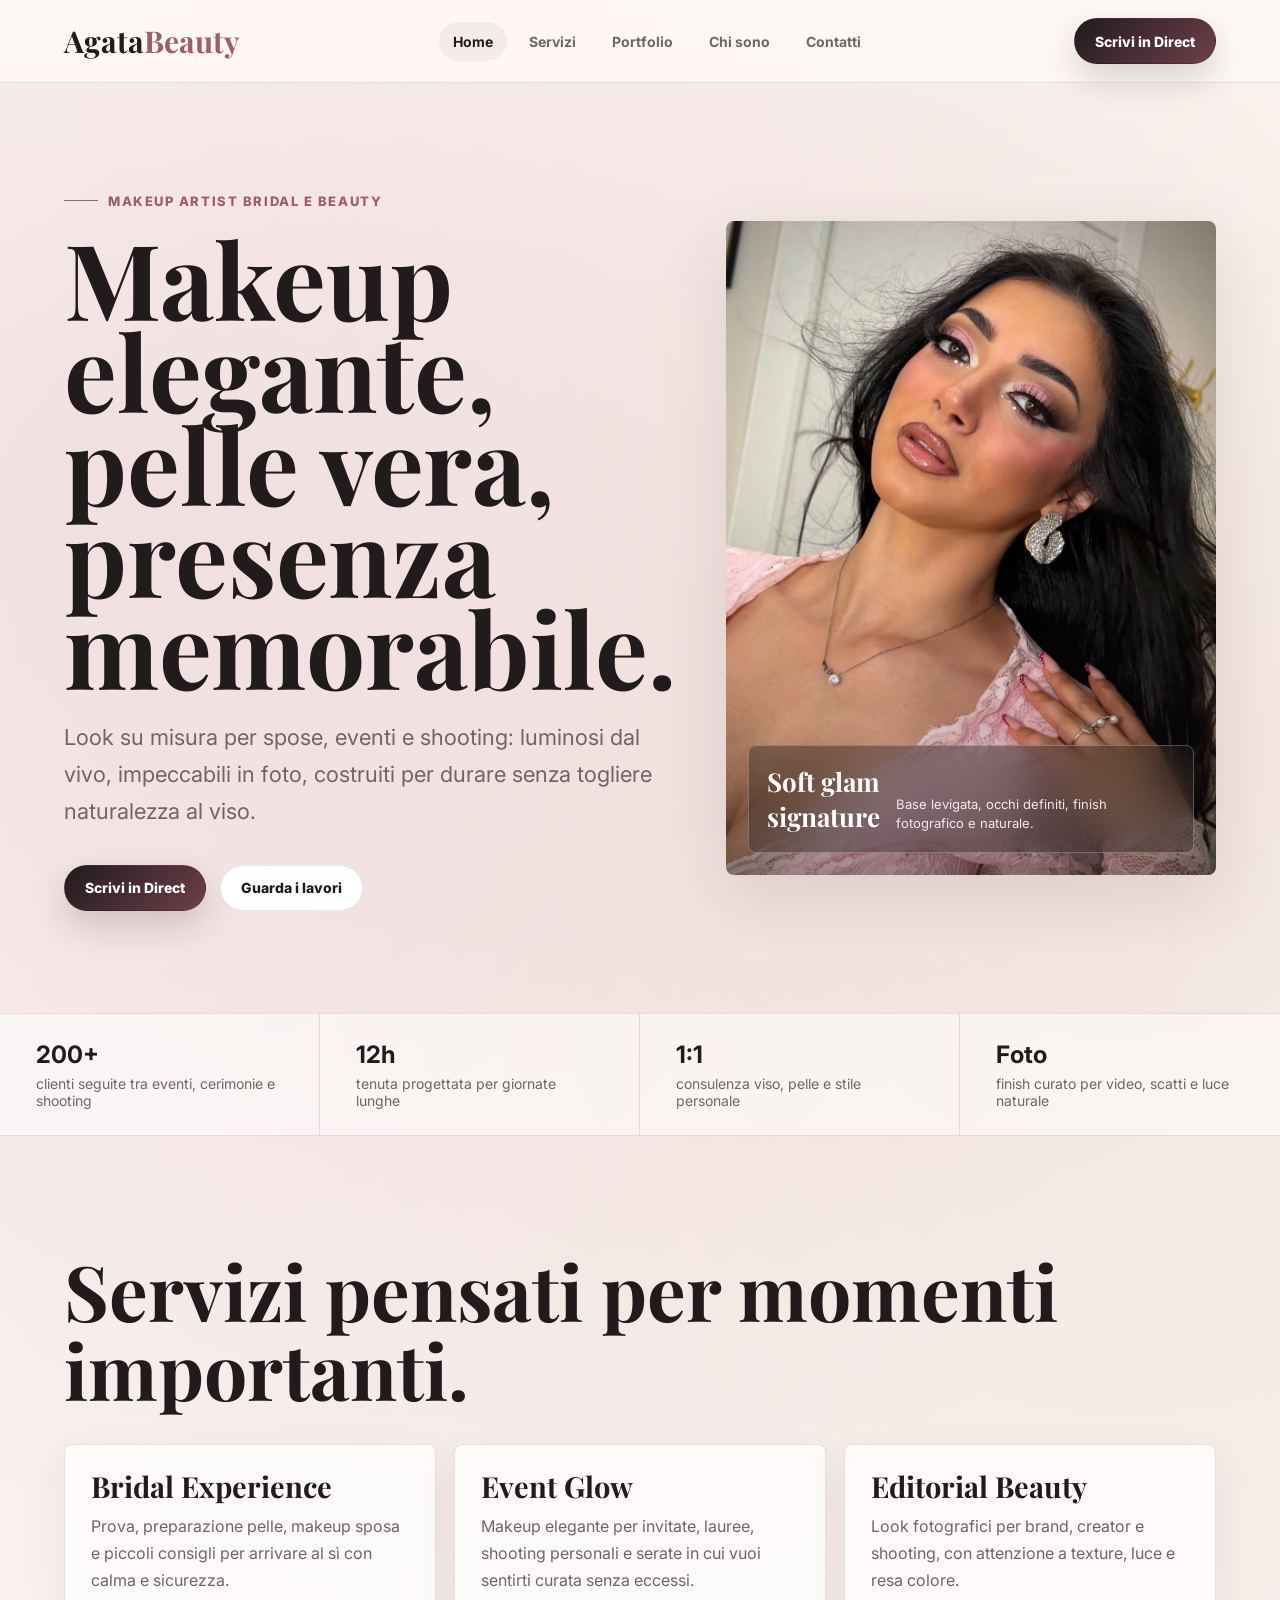
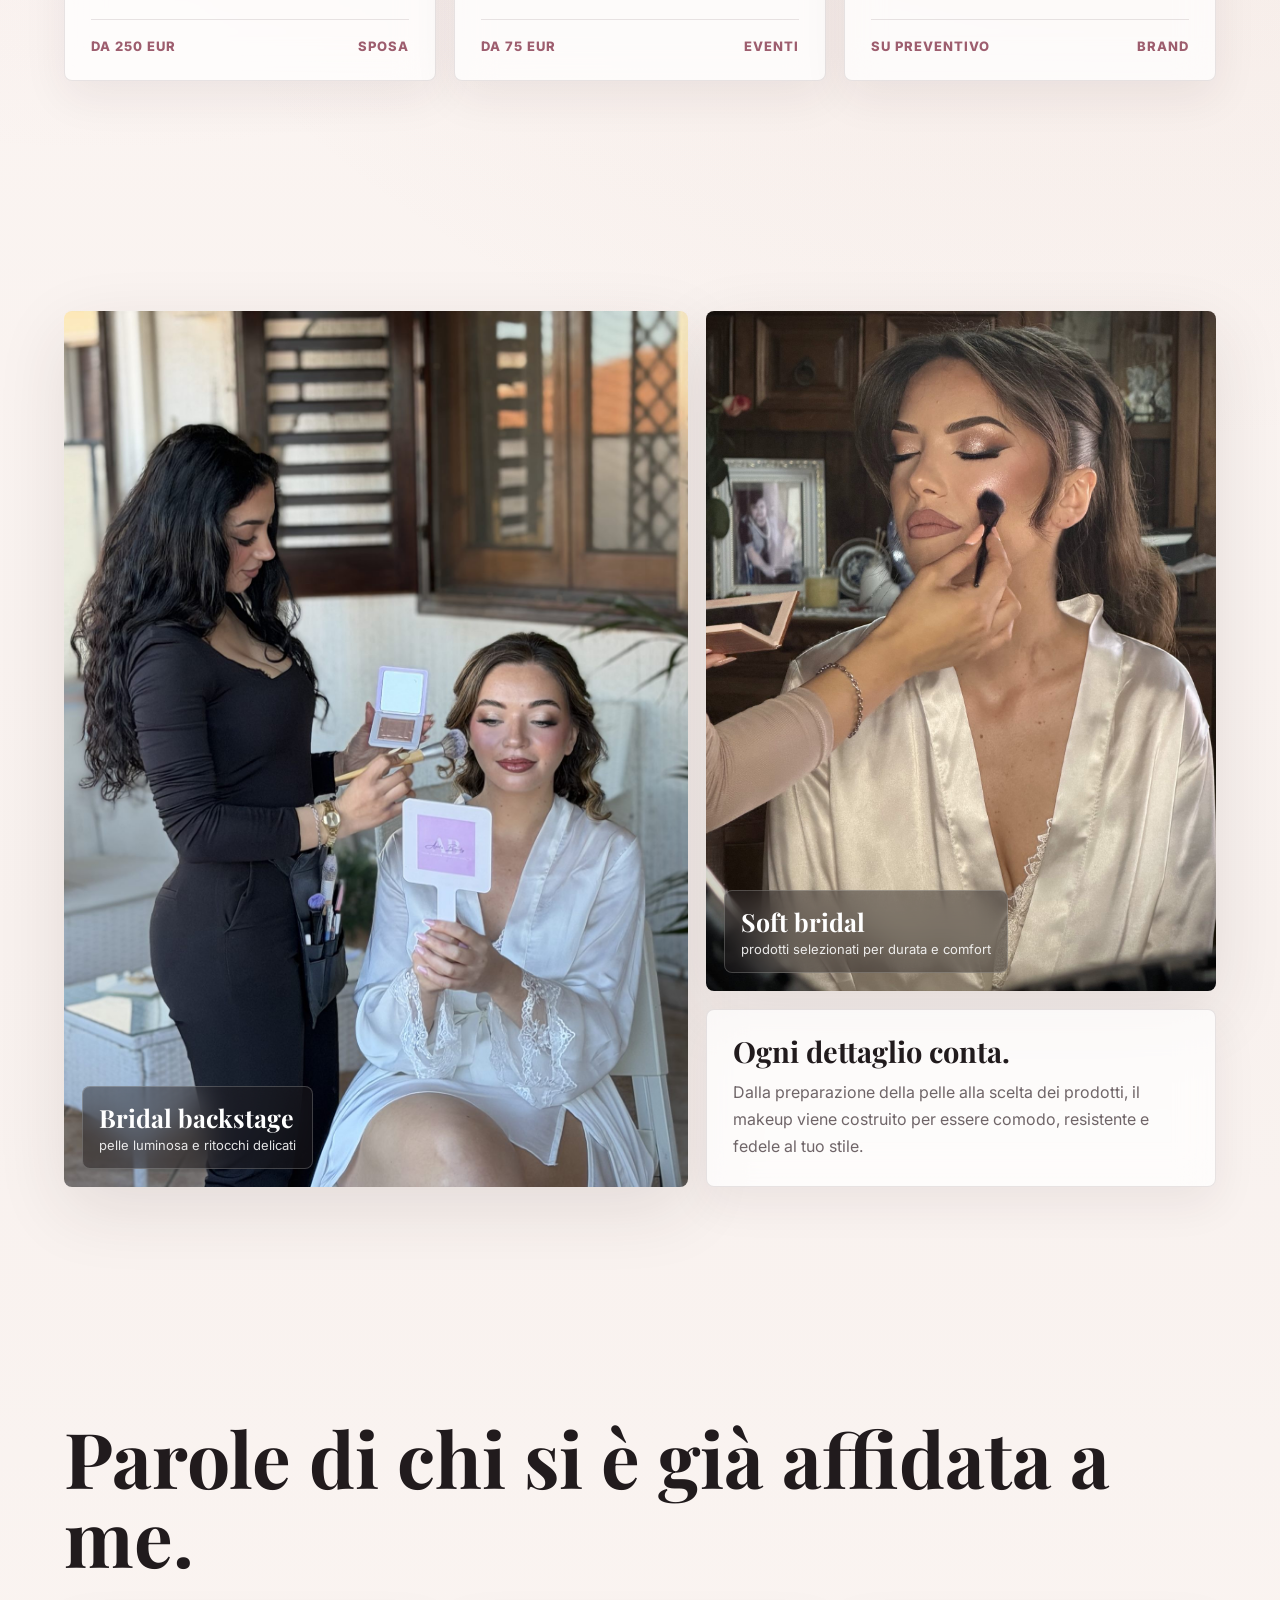
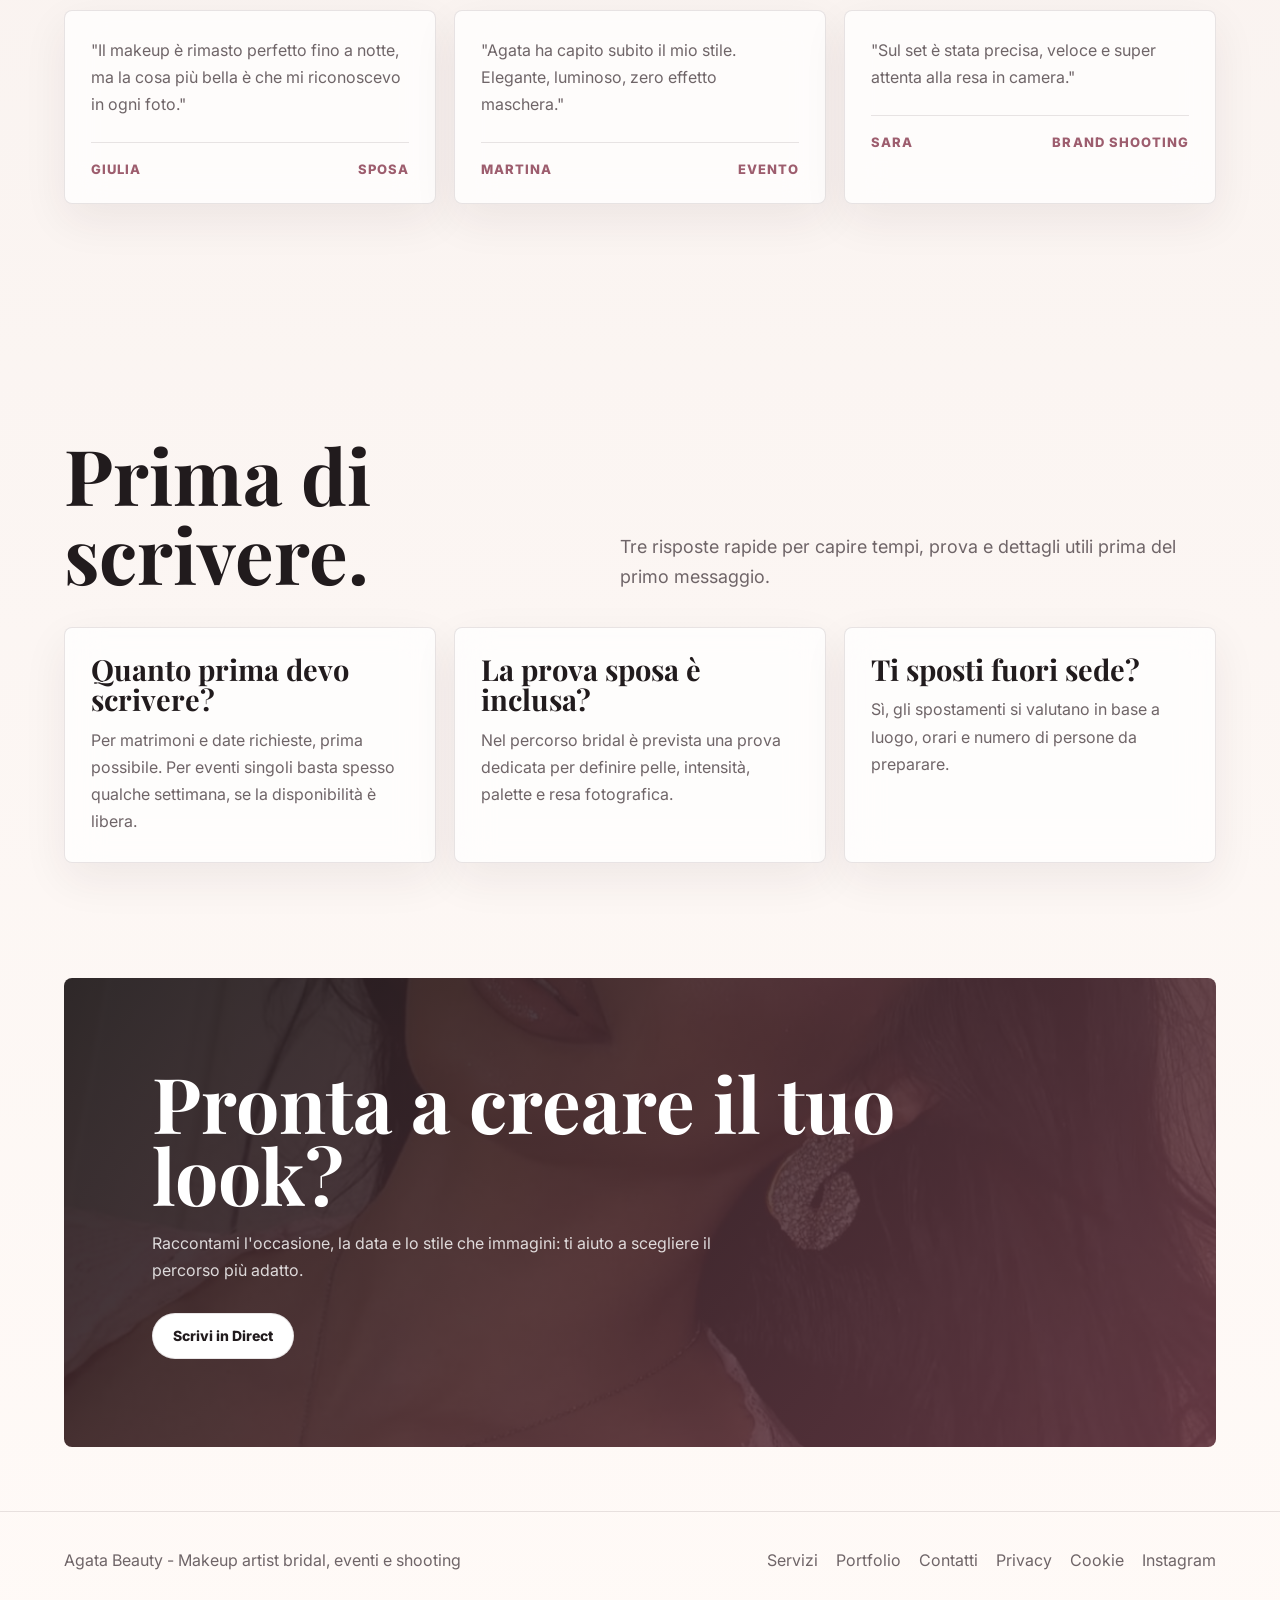
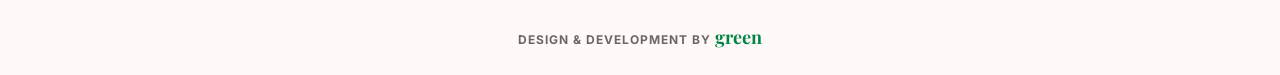
<file: index.html>
<!DOCTYPE html>
<html lang="it">
<head>
  <meta charset="UTF-8"/>
  <meta name="viewport" content="width=device-width, initial-scale=1.0"/>
  <meta name="description" content="Agata Beauty, makeup artist specializzata in bridal, eventi e soft glam naturale."/>
  <meta property="og:type" content="website"/>
  <meta property="og:locale" content="it_IT"/>
  <meta property="og:title" content="Agata Beauty | Makeup Artist Bridal e Soft Glam"/>
  <meta property="og:description" content="Makeup su misura per spose, eventi e shooting: luminosi dal vivo, impeccabili in foto e costruiti per durare."/>
  <meta property="og:image" content="assets/immagine_1.jpg"/>
  <meta name="twitter:card" content="summary_large_image"/>
  <script type="application/ld+json">
  {
    "@context": "https://schema.org",
    "@type": "BeautySalon",
    "name": "Agata Beauty",
    "description": "Makeup artist specializzata in bridal, eventi, shooting e soft glam naturale.",
    "image": "assets/immagine_1.jpg",
    "email": "agatabeauty06@gmail.com",
    "sameAs": [
      "https://www.instagram.com/agatamakeupbeauty/",
      "https://www.tiktok.com/@agata_makeup1"
    ],
    "makesOffer": [
      {"@type": "Offer", "name": "Bridal Experience"},
      {"@type": "Offer", "name": "Event Glow"},
      {"@type": "Offer", "name": "Editorial Beauty"}
    ]
  }
  </script>
  <title>Agata Beauty | Makeup Artist Bridal e Soft Glam</title>
  <link rel="icon" href="favicon.svg" type="image/svg+xml"/>
  <link rel="stylesheet" href="style.css"/>
</head>
<body>
  <div class="site-shell">
    <header class="nav">
      <a class="logo" href="index.html">Agata<span>Beauty</span></a>
      <nav class="nav-links" aria-label="Navigazione principale">
        <a href="index.html" class="active" aria-current="page">Home</a>
        <a href="servizi.html">Servizi</a>
        <a href="portfolio.html">Portfolio</a>
        <a href="chi-sono.html">Chi sono</a>
        <a href="contatti.html">Contatti</a>
      </nav>
      <div class="nav-actions">
        <a href="https://ig.me/m/agatamakeupbeauty" class="btn btn-primary">Scrivi in Direct</a>
        <button class="menu-toggle" type="button" aria-label="Apri menu" aria-expanded="false"><span></span><span></span></button>
      </div>
    </header>

    <main>
      <section class="hero">
        <div class="hero-copy reveal">
          <span class="eyebrow">Makeup artist bridal e beauty</span>
          <h1>Makeup elegante, pelle vera, presenza memorabile.</h1>
          <p class="lead">Look su misura per spose, eventi e shooting: luminosi dal vivo, impeccabili in foto, costruiti per durare senza togliere naturalezza al viso.</p>
          <div class="hero-actions">
            <a href="https://ig.me/m/agatamakeupbeauty" class="btn btn-primary">Scrivi in Direct</a>
            <a href="portfolio.html" class="btn btn-secondary">Guarda i lavori</a>
          </div>
        </div>
        <div class="hero-visual reveal">
          <img src="assets/immagine_1.jpg" alt="Makeup luminoso realizzato da Agata Beauty"/>
          <div class="visual-note">
            <strong>Soft glam signature</strong>
            <span>Base levigata, occhi definiti, finish fotografico e naturale.</span>
          </div>
        </div>
      </section>

      <section class="trust-strip" aria-label="Risultati e garanzie">
        <div class="trust-item"><strong>200+</strong><span>clienti seguite tra eventi, cerimonie e shooting</span></div>
        <div class="trust-item"><strong>12h</strong><span>tenuta progettata per giornate lunghe</span></div>
        <div class="trust-item"><strong>1:1</strong><span>consulenza viso, pelle e stile personale</span></div>
        <div class="trust-item"><strong>Foto</strong><span>finish curato per video, scatti e luce naturale</span></div>
      </section>

      <section class="section">
        <div class="section-head reveal">
          <h2>Servizi pensati per momenti importanti.</h2>
        </div>
        <div class="grid">
          <article class="card reveal">
            <h3>Bridal Experience</h3>
            <p>Prova, preparazione pelle, makeup sposa e piccoli consigli per arrivare al sì con calma e sicurezza.</p>
            <div class="service-meta"><span>Da 250 EUR</span><span>Sposa</span></div>
          </article>
          <article class="card reveal">
            <h3>Event Glow</h3>
            <p>Makeup elegante per invitate, lauree, shooting personali e serate in cui vuoi sentirti curata senza eccessi.</p>
            <div class="service-meta"><span>Da 75 EUR</span><span>Eventi</span></div>
          </article>
          <article class="card reveal">
            <h3>Editorial Beauty</h3>
            <p>Look fotografici per brand, creator e shooting, con attenzione a texture, luce e resa colore.</p>
            <div class="service-meta"><span>Su preventivo</span><span>Brand</span></div>
          </article>
        </div>
      </section>

      <section class="section">
        <div class="portfolio-grid">
          <article class="portfolio-tile tall reveal">
            <img src="assets/portfolio-backstage-bride.jpg" alt="Makeup sposa durante la preparazione realizzato da Agata Beauty"/>
            <div class="tile-caption"><strong>Bridal backstage</strong><span>pelle luminosa e ritocchi delicati</span></div>
          </article>
          <div>
            <article class="portfolio-tile reveal">
              <img src="assets/portfolio-bridal-touchup.jpg" alt="Ritocco makeup sposa realizzato da Agata Beauty"/>
              <div class="tile-caption"><strong>Soft bridal</strong><span>prodotti selezionati per durata e comfort</span></div>
            </article>
            <article class="card reveal stack-gap">
              <h3>Ogni dettaglio conta.</h3>
              <p>Dalla preparazione della pelle alla scelta dei prodotti, il makeup viene costruito per essere comodo, resistente e fedele al tuo stile.</p>
            </article>
          </div>
        </div>
      </section>

      <section class="section">
        <div class="section-head reveal">
          <h2>Parole di chi si è già affidata a me.</h2>
        </div>
        <div class="grid">
          <article class="card reveal"><p>"Il makeup è rimasto perfetto fino a notte, ma la cosa più bella è che mi riconoscevo in ogni foto."</p><div class="service-meta"><span>Giulia</span><span>Sposa</span></div></article>
          <article class="card reveal"><p>"Agata ha capito subito il mio stile. Elegante, luminoso, zero effetto maschera."</p><div class="service-meta"><span>Martina</span><span>Evento</span></div></article>
          <article class="card reveal"><p>"Sul set è stata precisa, veloce e super attenta alla resa in camera."</p><div class="service-meta"><span>Sara</span><span>Brand shooting</span></div></article>
        </div>
      </section>

      <section class="section">
        <div class="section-head reveal">
          <h2>Prima di scrivere.</h2>
          <p>Tre risposte rapide per capire tempi, prova e dettagli utili prima del primo messaggio.</p>
        </div>
        <div class="grid faq-grid">
          <article class="card reveal"><h3>Quanto prima devo scrivere?</h3><p>Per matrimoni e date richieste, prima possibile. Per eventi singoli basta spesso qualche settimana, se la disponibilità è libera.</p></article>
          <article class="card reveal"><h3>La prova sposa è inclusa?</h3><p>Nel percorso bridal è prevista una prova dedicata per definire pelle, intensità, palette e resa fotografica.</p></article>
          <article class="card reveal"><h3>Ti sposti fuori sede?</h3><p>Sì, gli spostamenti si valutano in base a luogo, orari e numero di persone da preparare.</p></article>
        </div>
      </section>

      <section class="cta-section reveal">
        <h2>Pronta a creare il tuo look?</h2>
        <p>Raccontami l'occasione, la data e lo stile che immagini: ti aiuto a scegliere il percorso più adatto.</p>
        <a href="https://ig.me/m/agatamakeupbeauty" class="btn btn-secondary">Scrivi in Direct</a>
      </section>
    </main>

    <footer class="footer">
      <p>Agata Beauty - Makeup artist bridal, eventi e shooting</p>
      <div class="footer-links">
        <a href="servizi.html">Servizi</a>
        <a href="portfolio.html">Portfolio</a>
        <a href="contatti.html">Contatti</a>
        <a href="privacy.html">Privacy</a>
        <a href="cookie.html">Cookie</a>
        <a href="https://www.instagram.com/agatamakeupbeauty/">Instagram</a>
      </div>
    </footer>
    <p class="designer-credit">Design &amp; development by <span>green</span></p>
  </div>
  <script src="script.js"></script>
</body>
</html>
</file>
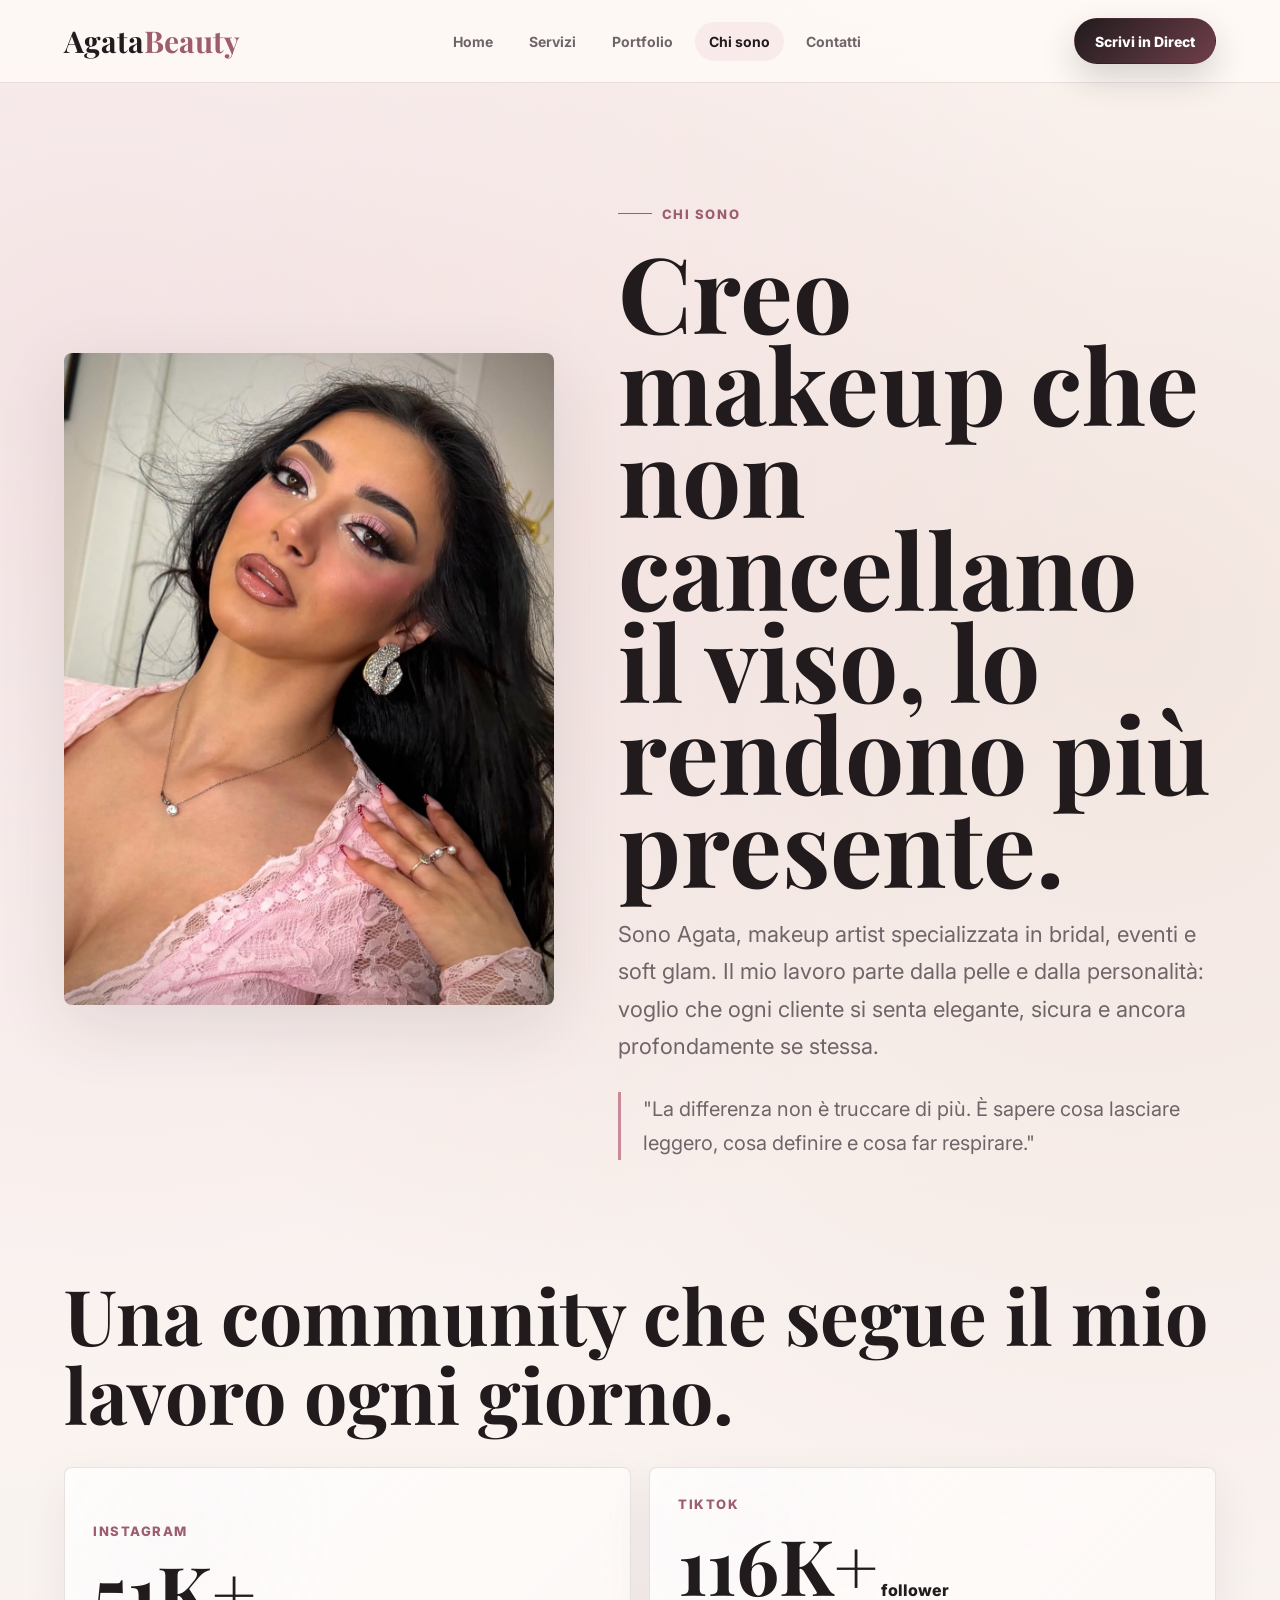
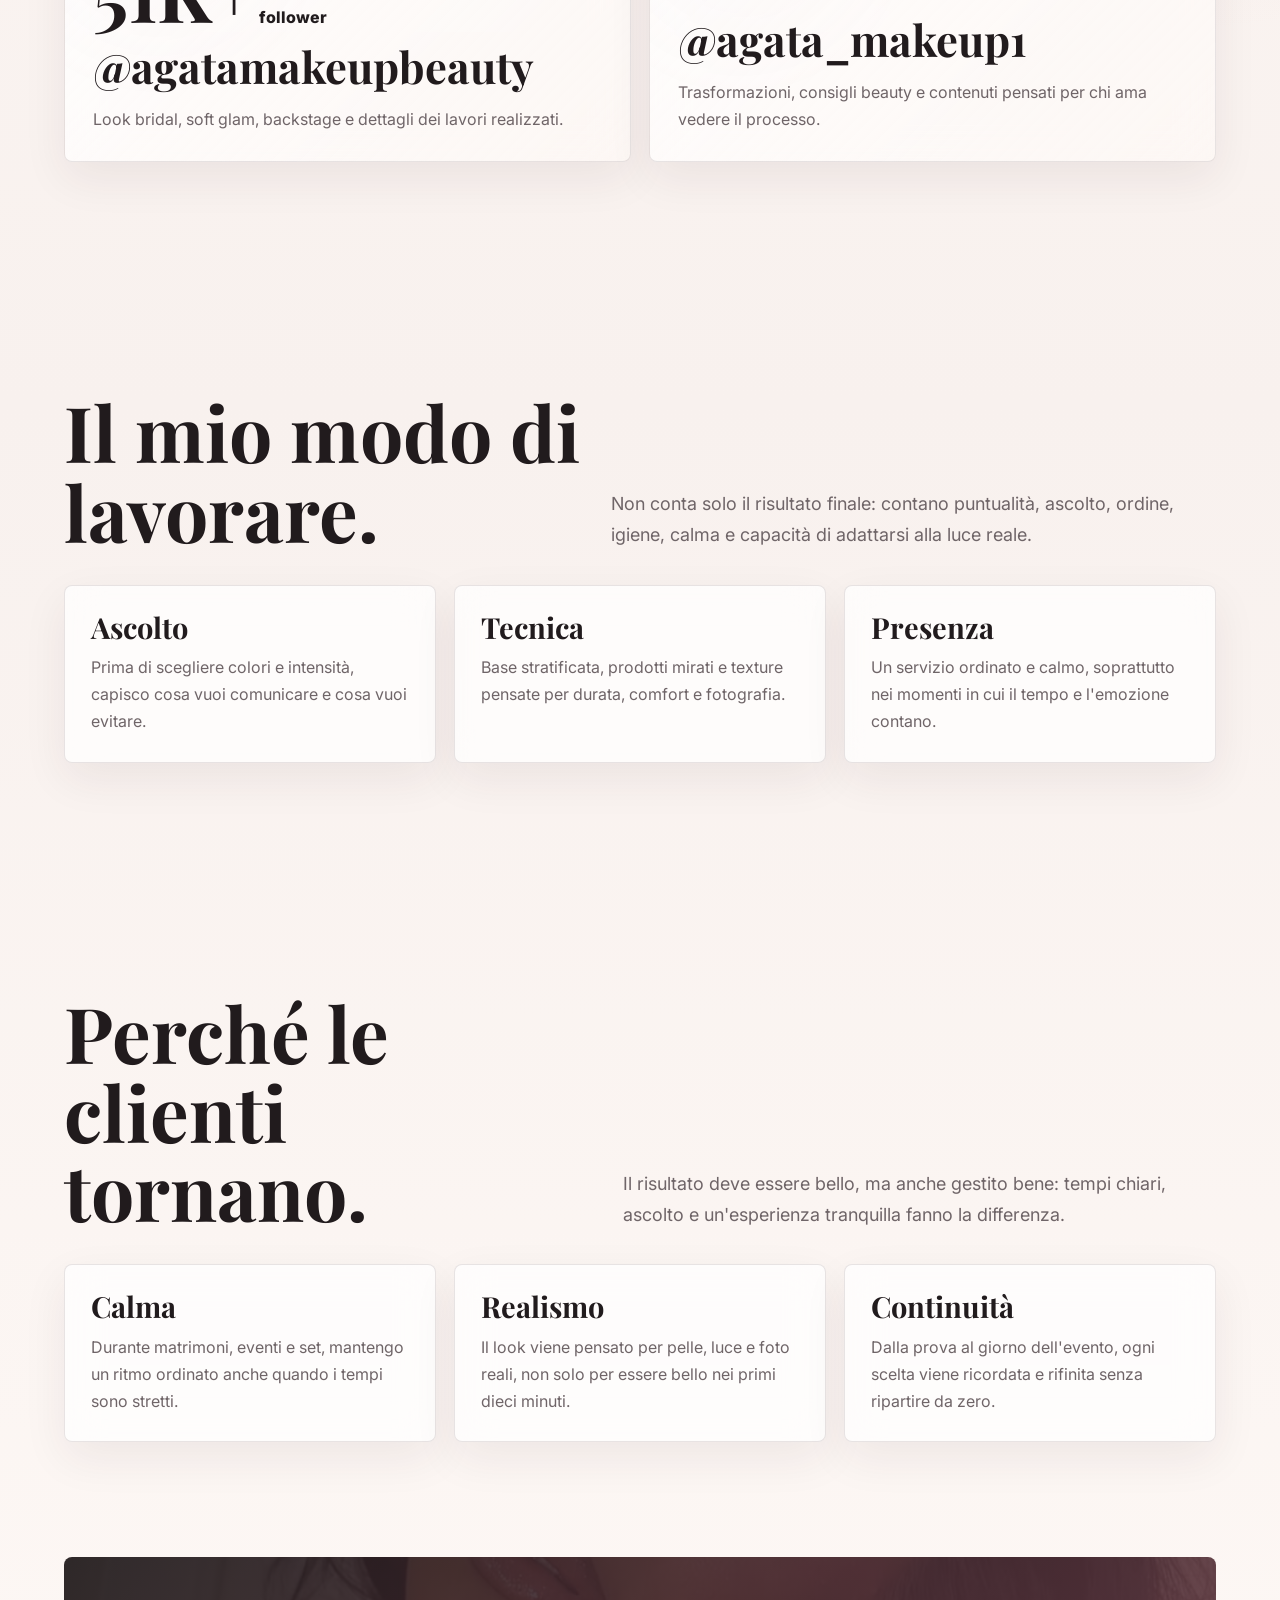
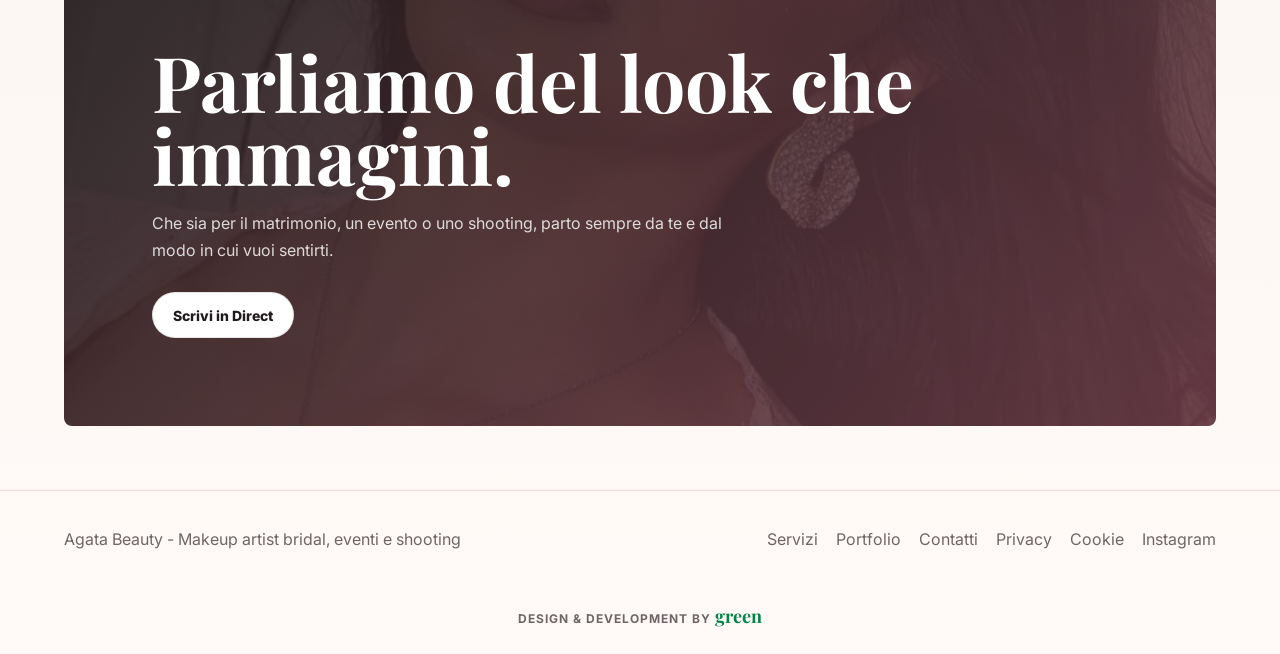
<file: chi-sono.html>
<!DOCTYPE html>
<html lang="it">
<head>
  <meta charset="UTF-8"/>
  <meta name="viewport" content="width=device-width, initial-scale=1.0"/>
  <meta name="description" content="Scopri Agata Beauty, makeup artist specializzata in bellezza naturale, bridal e soft glam."/>
  <meta property="og:type" content="profile"/>
  <meta property="og:locale" content="it_IT"/>
  <meta property="og:title" content="Chi sono | Agata Beauty"/>
  <meta property="og:description" content="Agata, makeup artist specializzata in bridal, eventi e soft glam naturale."/>
  <meta property="og:image" content="assets/immagine_1.jpg"/>
  <meta name="twitter:card" content="summary_large_image"/>
  <title>Chi sono | Agata Beauty</title>
  <link rel="icon" href="favicon.svg" type="image/svg+xml"/>
  <link rel="stylesheet" href="style.css"/>
</head>
<body>
  <div class="site-shell">
    <header class="nav">
      <a class="logo" href="index.html">Agata<span>Beauty</span></a>
      <nav class="nav-links" aria-label="Navigazione principale">
        <a href="index.html">Home</a>
        <a href="servizi.html">Servizi</a>
        <a href="portfolio.html">Portfolio</a>
        <a href="chi-sono.html" class="active" aria-current="page">Chi sono</a>
        <a href="contatti.html">Contatti</a>
      </nav>
      <div class="nav-actions">
        <a href="https://ig.me/m/agatamakeupbeauty" class="btn btn-primary">Scrivi in Direct</a>
        <button class="menu-toggle" type="button" aria-label="Apri menu" aria-expanded="false"><span></span><span></span></button>
      </div>
    </header>

    <main>
      <section class="section split">
        <div class="portrait reveal">
          <img src="assets/immagine_1.jpg" alt="Agata Beauty makeup artist"/>
        </div>
        <div class="reveal">
          <span class="eyebrow">Chi sono</span>
          <h1>Creo makeup che non cancellano il viso, lo rendono più presente.</h1>
          <p class="lead">Sono Agata, makeup artist specializzata in bridal, eventi e soft glam. Il mio lavoro parte dalla pelle e dalla personalità: voglio che ogni cliente si senta elegante, sicura e ancora profondamente se stessa.</p>
          <p class="quote">"La differenza non è truccare di più. È sapere cosa lasciare leggero, cosa definire e cosa far respirare."</p>
        </div>
      </section>

      <section class="section social-proof-section">
        <div class="section-head reveal">
          <h2>Una community che segue il mio lavoro ogni giorno.</h2>
        </div>
        <div class="social-proof-grid">
          <a class="social-proof-card reveal" href="https://www.instagram.com/agatamakeupbeauty/">
            <span>Instagram</span>
            <em><b class="count-up" data-target="53000">0</b> follower</em>
            <strong>@agatamakeupbeauty</strong>
            <p>Look bridal, soft glam, backstage e dettagli dei lavori realizzati.</p>
          </a>
          <a class="social-proof-card reveal" href="https://www.tiktok.com/@agata_makeup1">
            <span>TikTok</span>
            <em><b class="count-up" data-target="121000">0</b> follower</em>
            <strong>@agata_makeup1</strong>
            <p>Trasformazioni, consigli beauty e contenuti pensati per chi ama vedere il processo.</p>
          </a>
        </div>
      </section>

      <section class="section">
        <div class="section-head reveal">
          <h2>Il mio modo di lavorare.</h2>
          <p>Non conta solo il risultato finale: contano puntualità, ascolto, ordine, igiene, calma e capacità di adattarsi alla luce reale.</p>
        </div>
        <div class="grid">
          <article class="card reveal"><h3>Ascolto</h3><p>Prima di scegliere colori e intensità, capisco cosa vuoi comunicare e cosa vuoi evitare.</p></article>
          <article class="card reveal"><h3>Tecnica</h3><p>Base stratificata, prodotti mirati e texture pensate per durata, comfort e fotografia.</p></article>
          <article class="card reveal"><h3>Presenza</h3><p>Un servizio ordinato e calmo, soprattutto nei momenti in cui il tempo e l'emozione contano.</p></article>
        </div>
      </section>

      <section class="section">
        <div class="section-head reveal">
          <h2>Perché le clienti tornano.</h2>
          <p>Il risultato deve essere bello, ma anche gestito bene: tempi chiari, ascolto e un'esperienza tranquilla fanno la differenza.</p>
        </div>
        <div class="grid">
          <article class="card reveal"><h3>Calma</h3><p>Durante matrimoni, eventi e set, mantengo un ritmo ordinato anche quando i tempi sono stretti.</p></article>
          <article class="card reveal"><h3>Realismo</h3><p>Il look viene pensato per pelle, luce e foto reali, non solo per essere bello nei primi dieci minuti.</p></article>
          <article class="card reveal"><h3>Continuità</h3><p>Dalla prova al giorno dell'evento, ogni scelta viene ricordata e rifinita senza ripartire da zero.</p></article>
        </div>
      </section>

      <section class="cta-section reveal">
        <h2>Parliamo del look che immagini.</h2>
        <p>Che sia per il matrimonio, un evento o uno shooting, parto sempre da te e dal modo in cui vuoi sentirti.</p>
        <a href="https://ig.me/m/agatamakeupbeauty" class="btn btn-secondary">Scrivi in Direct</a>
      </section>
    </main>

    <footer class="footer">
      <p>Agata Beauty - Makeup artist bridal, eventi e shooting</p>
      <div class="footer-links">
        <a href="servizi.html">Servizi</a>
        <a href="portfolio.html">Portfolio</a>
        <a href="contatti.html">Contatti</a>
        <a href="privacy.html">Privacy</a>
        <a href="cookie.html">Cookie</a>
        <a href="https://www.instagram.com/agatamakeupbeauty/">Instagram</a>
      </div>
    </footer>
    <p class="designer-credit">Design &amp; development by <span>green</span></p>
  </div>
  <script src="script.js?v=social-counts"></script>
</body>
</html>
</file>
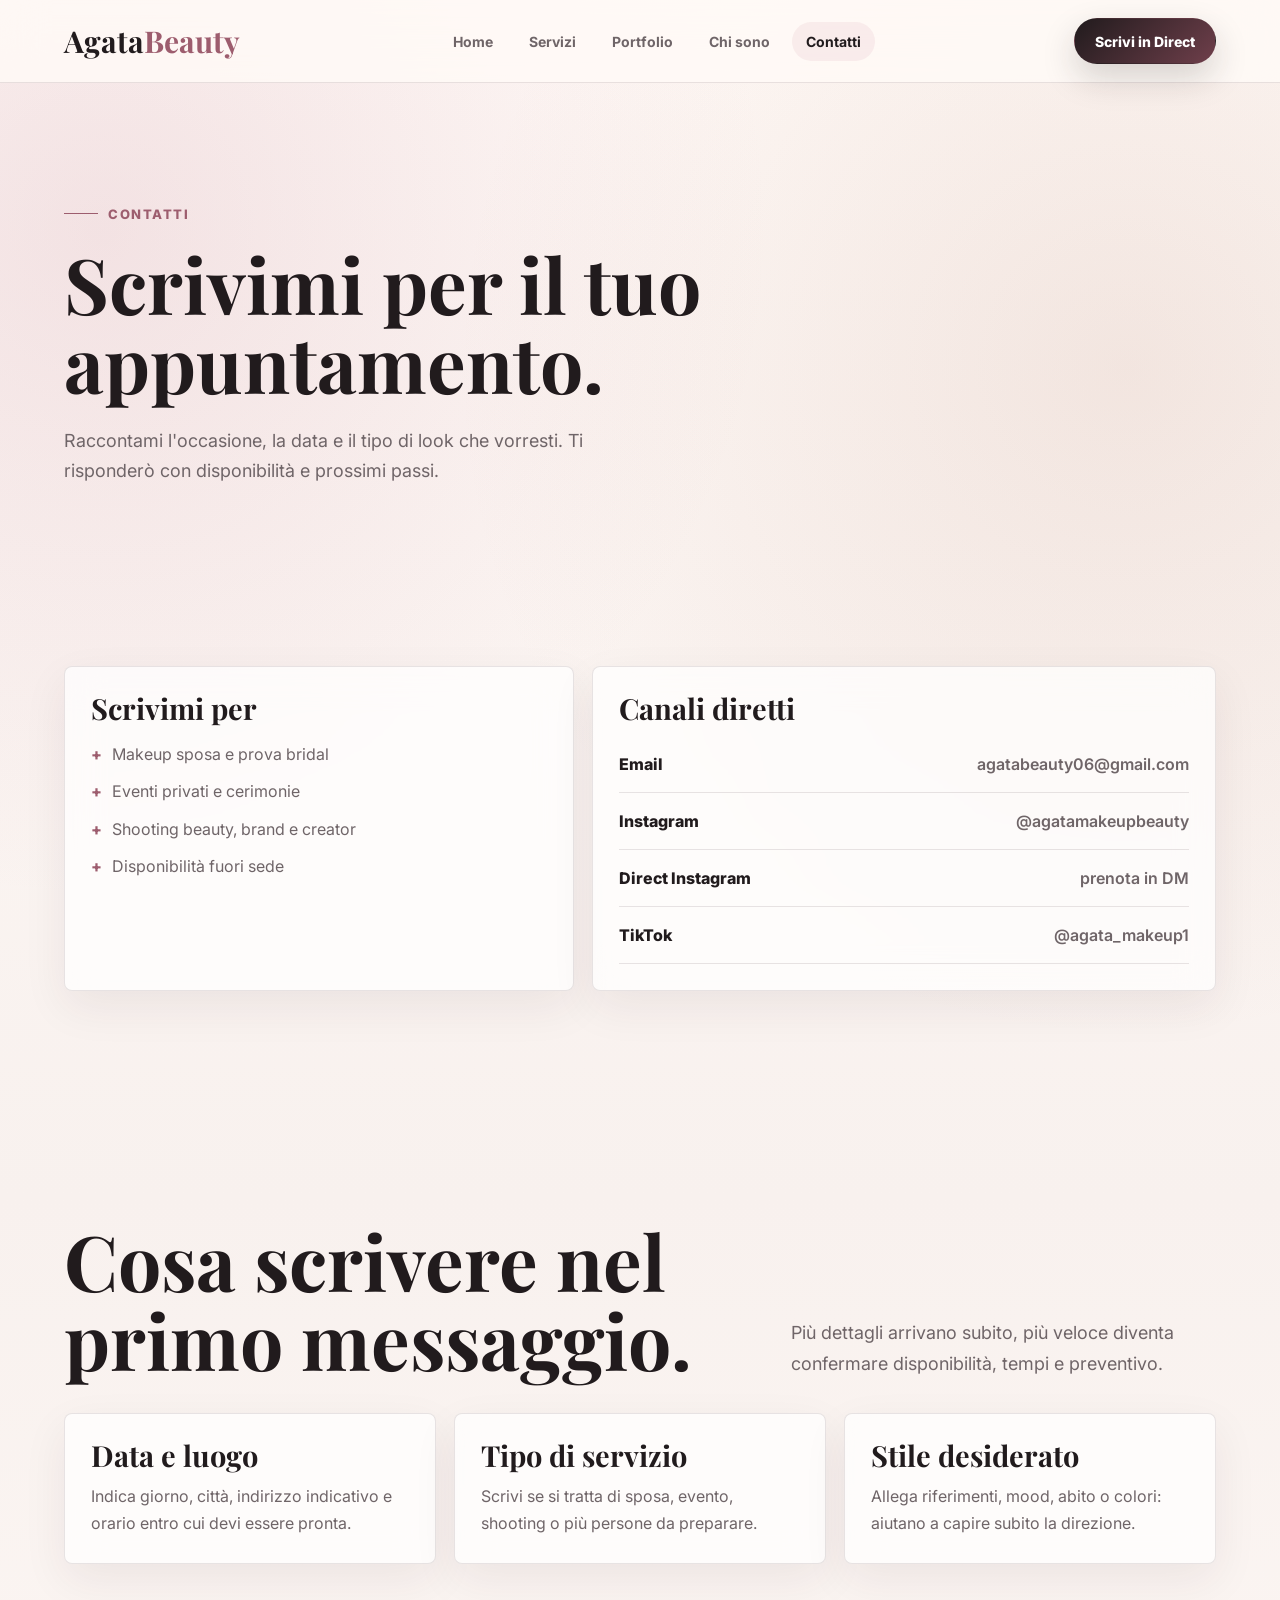
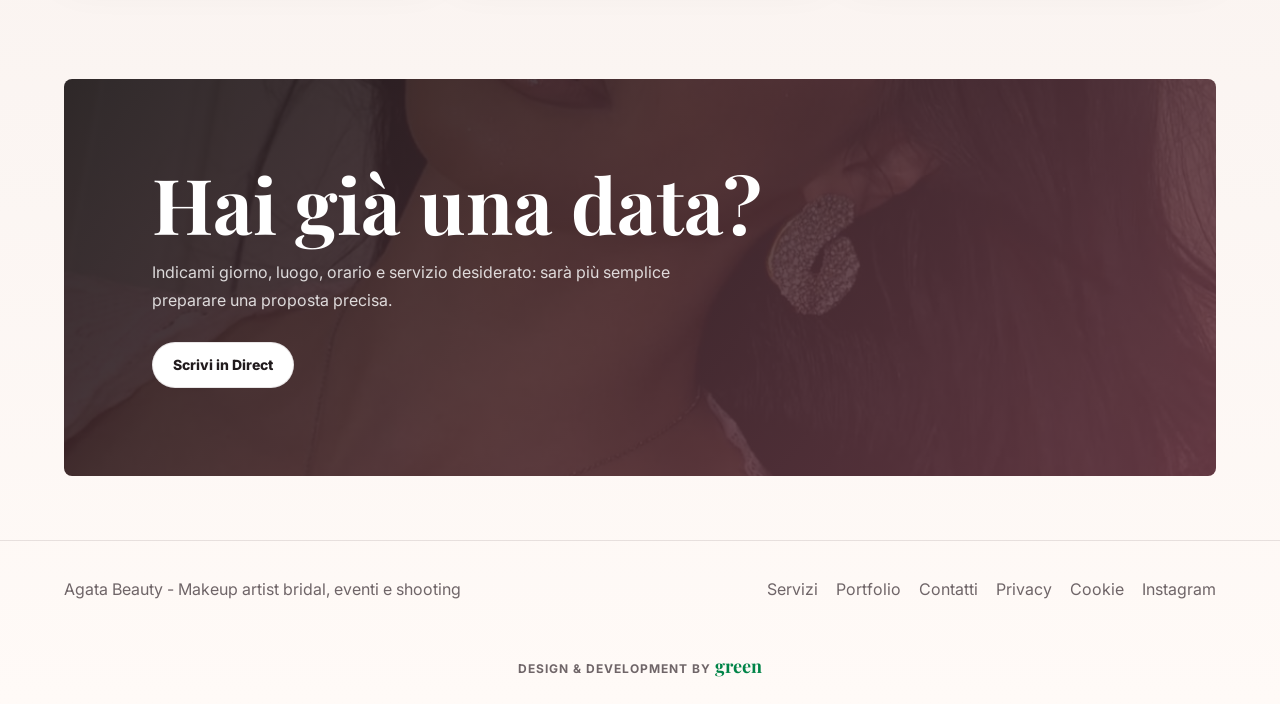
<file: contatti.html>
<!DOCTYPE html>
<html lang="it">
<head>
  <meta charset="UTF-8"/>
  <meta name="viewport" content="width=device-width, initial-scale=1.0"/>
  <meta name="description" content="Contatta Agata Beauty per makeup bridal, eventi, shooting e collaborazioni."/>
  <meta property="og:type" content="website"/>
  <meta property="og:locale" content="it_IT"/>
  <meta property="og:title" content="Contatti | Agata Beauty"/>
  <meta property="og:description" content="Scrivi ad Agata Beauty per disponibilità, appuntamenti bridal, eventi, shooting e collaborazioni."/>
  <meta property="og:image" content="assets/immagine_1.jpg"/>
  <meta name="twitter:card" content="summary_large_image"/>
  <script type="application/ld+json">
  {
    "@context": "https://schema.org",
    "@type": "ContactPage",
    "name": "Contatti Agata Beauty",
    "about": {"@type": "BeautySalon", "name": "Agata Beauty", "email": "agatabeauty06@gmail.com"},
    "mainEntity": {
      "@type": "ContactPoint",
      "email": "agatabeauty06@gmail.com",
      "contactType": "booking"
    }
  }
  </script>
  <title>Contatti | Agata Beauty</title>
  <link rel="icon" href="favicon.svg" type="image/svg+xml"/>
  <link rel="stylesheet" href="style.css"/>
</head>
<body>
  <div class="site-shell">
    <header class="nav">
      <a class="logo" href="index.html">Agata<span>Beauty</span></a>
      <nav class="nav-links" aria-label="Navigazione principale">
        <a href="index.html">Home</a>
        <a href="servizi.html">Servizi</a>
        <a href="portfolio.html">Portfolio</a>
        <a href="chi-sono.html">Chi sono</a>
        <a href="contatti.html" class="active" aria-current="page">Contatti</a>
      </nav>
      <div class="nav-actions">
        <a href="https://ig.me/m/agatamakeupbeauty" class="btn btn-primary">Scrivi in Direct</a>
        <button class="menu-toggle" type="button" aria-label="Apri menu" aria-expanded="false"><span></span><span></span></button>
      </div>
    </header>

    <main>
      <section class="section page-hero reveal">
        <span class="eyebrow">Contatti</span>
        <h1>Scrivimi per il tuo appuntamento.</h1>
        <p>Raccontami l'occasione, la data e il tipo di look che vorresti. Ti risponderò con disponibilità e prossimi passi.</p>
      </section>

      <section class="section contact-grid">
        <div class="card reveal">
          <h3>Scrivimi per</h3>
          <ul class="feature-list">
            <li>Makeup sposa e prova bridal</li>
            <li>Eventi privati e cerimonie</li>
            <li>Shooting beauty, brand e creator</li>
            <li>Disponibilità fuori sede</li>
          </ul>
        </div>
        <div class="card reveal">
          <h3>Canali diretti</h3>
          <a class="contact-link" href="mailto:agatabeauty06@gmail.com">Email <span>agatabeauty06@gmail.com</span></a>
          <a class="contact-link" href="https://www.instagram.com/agatamakeupbeauty/">Instagram <span>@agatamakeupbeauty</span></a>
          <a class="contact-link" href="https://ig.me/m/agatamakeupbeauty">Direct Instagram <span>prenota in DM</span></a>
          <a class="contact-link" href="https://www.tiktok.com/@agata_makeup1">TikTok <span>@agata_makeup1</span></a>
        </div>
      </section>

      <section class="section contact-guide">
        <div class="section-head reveal">
          <h2>Cosa scrivere nel primo messaggio.</h2>
          <p>Più dettagli arrivano subito, più veloce diventa confermare disponibilità, tempi e preventivo.</p>
        </div>
        <div class="grid">
          <article class="card reveal"><h3>Data e luogo</h3><p>Indica giorno, città, indirizzo indicativo e orario entro cui devi essere pronta.</p></article>
          <article class="card reveal"><h3>Tipo di servizio</h3><p>Scrivi se si tratta di sposa, evento, shooting o più persone da preparare.</p></article>
          <article class="card reveal"><h3>Stile desiderato</h3><p>Allega riferimenti, mood, abito o colori: aiutano a capire subito la direzione.</p></article>
        </div>
      </section>

      <section class="cta-section reveal">
        <h2>Hai già una data?</h2>
        <p>Indicami giorno, luogo, orario e servizio desiderato: sarà più semplice preparare una proposta precisa.</p>
        <a href="https://ig.me/m/agatamakeupbeauty" class="btn btn-secondary">Scrivi in Direct</a>
      </section>
    </main>

    <footer class="footer">
      <p>Agata Beauty - Makeup artist bridal, eventi e shooting</p>
      <div class="footer-links">
        <a href="servizi.html">Servizi</a>
        <a href="portfolio.html">Portfolio</a>
        <a href="contatti.html">Contatti</a>
        <a href="privacy.html">Privacy</a>
        <a href="cookie.html">Cookie</a>
        <a href="https://www.instagram.com/agatamakeupbeauty/">Instagram</a>
      </div>
    </footer>
    <p class="designer-credit">Design &amp; development by <span>green</span></p>
  </div>
  <script src="script.js"></script>
</body>
</html>
</file>
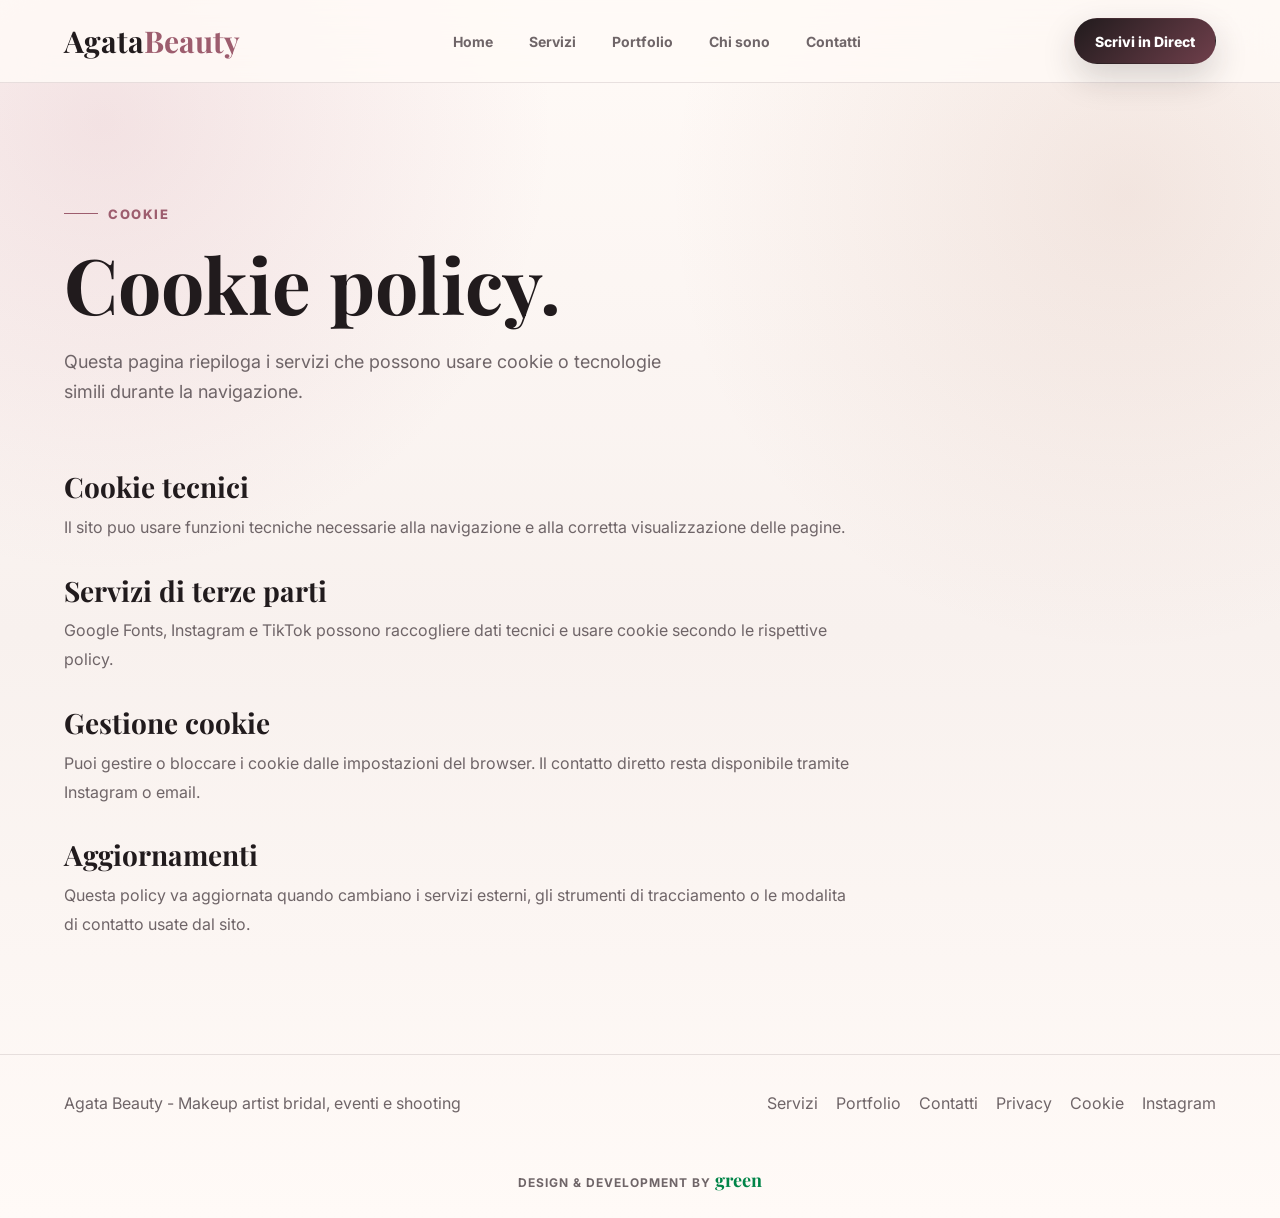
<file: cookie.html>
<!DOCTYPE html>
<html lang="it">
<head>
  <meta charset="UTF-8"/>
  <meta name="viewport" content="width=device-width, initial-scale=1.0"/>
  <meta name="description" content="Cookie policy di Agata Beauty."/>
  <meta property="og:type" content="website"/>
  <meta property="og:locale" content="it_IT"/>
  <meta property="og:title" content="Cookie | Agata Beauty"/>
  <meta property="og:description" content="Cookie policy di Agata Beauty."/>
  <meta property="og:image" content="assets/immagine_1.jpg"/>
  <title>Cookie | Agata Beauty</title>
  <link rel="icon" href="favicon.svg" type="image/svg+xml"/>
  <link rel="stylesheet" href="style.css"/>
</head>
<body>
  <div class="site-shell">
    <header class="nav">
      <a class="logo" href="index.html">Agata<span>Beauty</span></a>
      <nav class="nav-links" aria-label="Navigazione principale">
        <a href="index.html">Home</a>
        <a href="servizi.html">Servizi</a>
        <a href="portfolio.html">Portfolio</a>
        <a href="chi-sono.html">Chi sono</a>
        <a href="contatti.html">Contatti</a>
      </nav>
      <div class="nav-actions">
        <a href="https://ig.me/m/agatamakeupbeauty" class="btn btn-primary">Scrivi in Direct</a>
        <button class="menu-toggle" type="button" aria-label="Apri menu" aria-expanded="false"><span></span><span></span></button>
      </div>
    </header>

    <main>
      <section class="section page-hero reveal">
        <span class="eyebrow">Cookie</span>
        <h1>Cookie policy.</h1>
        <p>Questa pagina riepiloga i servizi che possono usare cookie o tecnologie simili durante la navigazione.</p>
      </section>

      <section class="section legal-content reveal">
        <h2>Cookie tecnici</h2>
        <p>Il sito puo usare funzioni tecniche necessarie alla navigazione e alla corretta visualizzazione delle pagine.</p>

        <h2>Servizi di terze parti</h2>
        <p>Google Fonts, Instagram e TikTok possono raccogliere dati tecnici e usare cookie secondo le rispettive policy.</p>

        <h2>Gestione cookie</h2>
        <p>Puoi gestire o bloccare i cookie dalle impostazioni del browser. Il contatto diretto resta disponibile tramite Instagram o email.</p>

        <h2>Aggiornamenti</h2>
        <p>Questa policy va aggiornata quando cambiano i servizi esterni, gli strumenti di tracciamento o le modalita di contatto usate dal sito.</p>
      </section>
    </main>

    <footer class="footer">
      <p>Agata Beauty - Makeup artist bridal, eventi e shooting</p>
      <div class="footer-links">
        <a href="servizi.html">Servizi</a>
        <a href="portfolio.html">Portfolio</a>
        <a href="contatti.html">Contatti</a>
        <a href="privacy.html">Privacy</a>
        <a href="cookie.html">Cookie</a>
        <a href="https://www.instagram.com/agatamakeupbeauty/">Instagram</a>
      </div>
    </footer>
    <p class="designer-credit">Design &amp; development by <span>green</span></p>
  </div>
  <script src="script.js"></script>
</body>
</html>
</file>
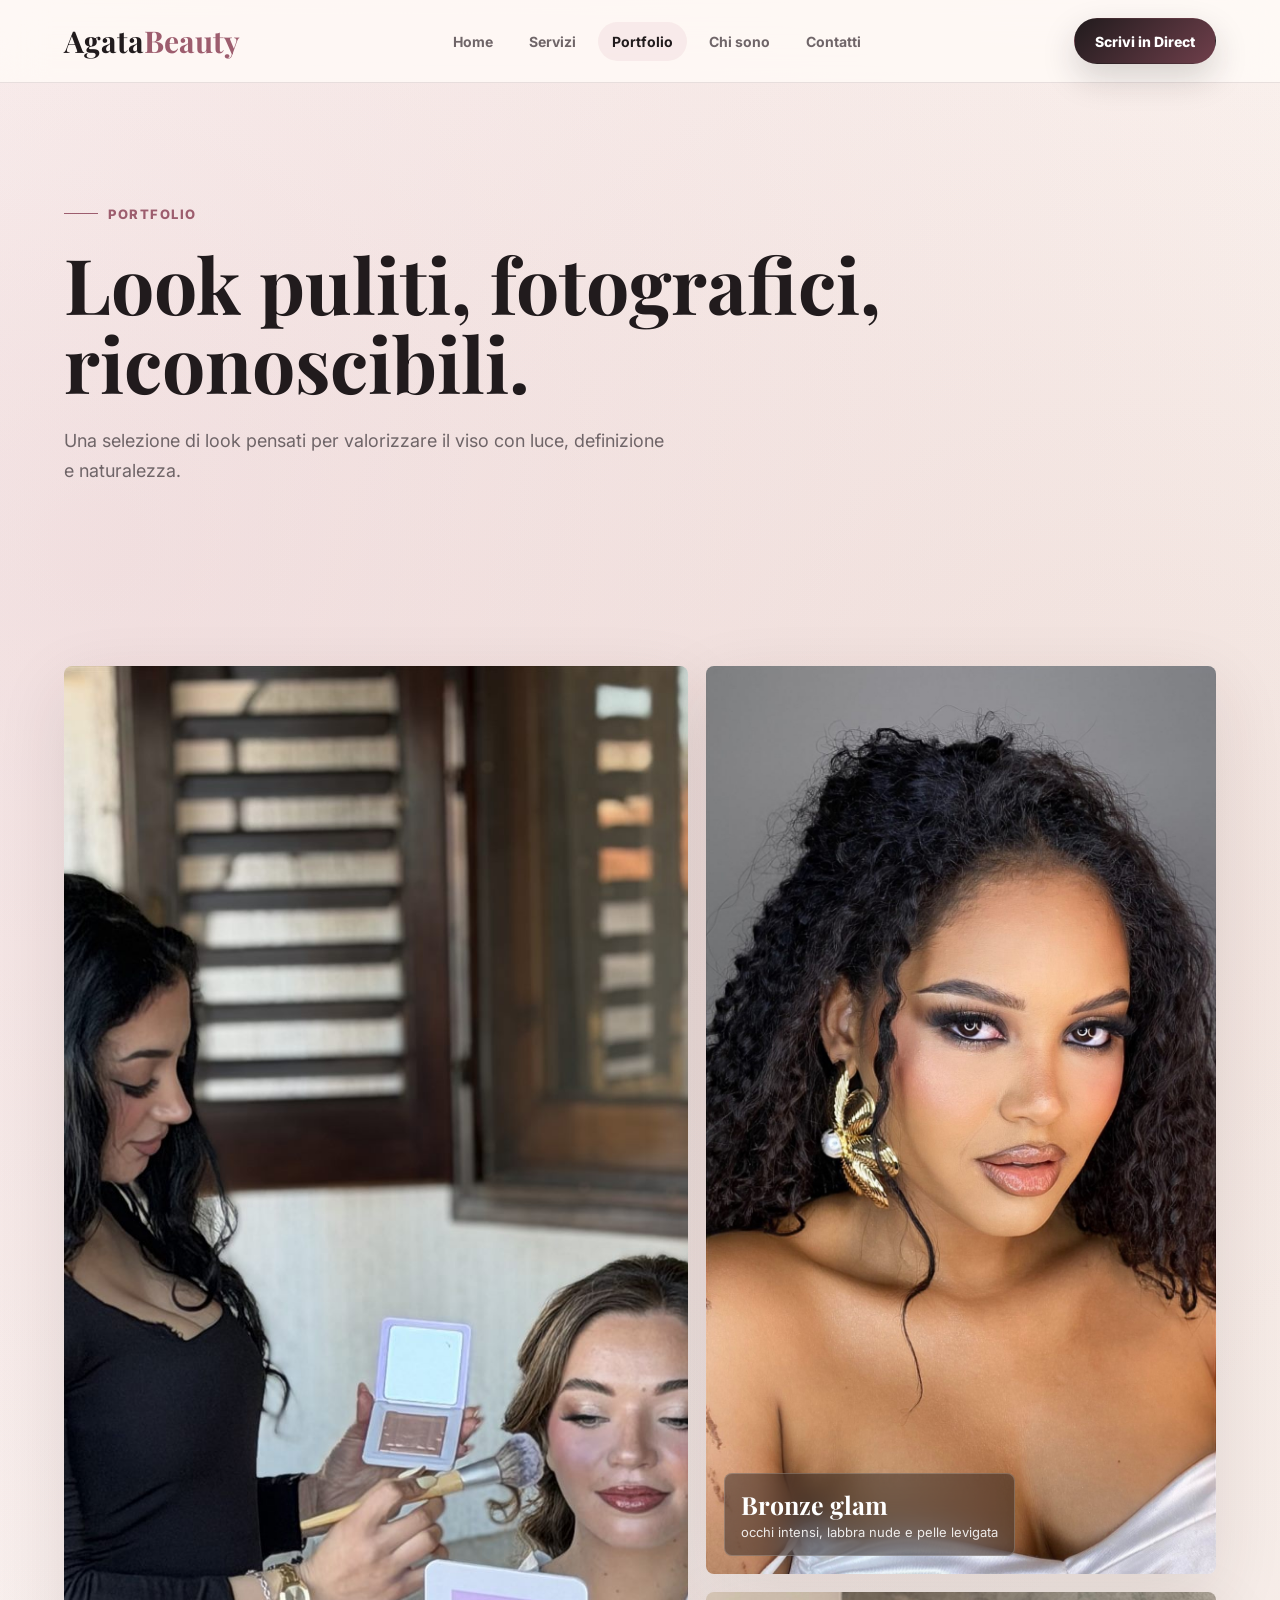
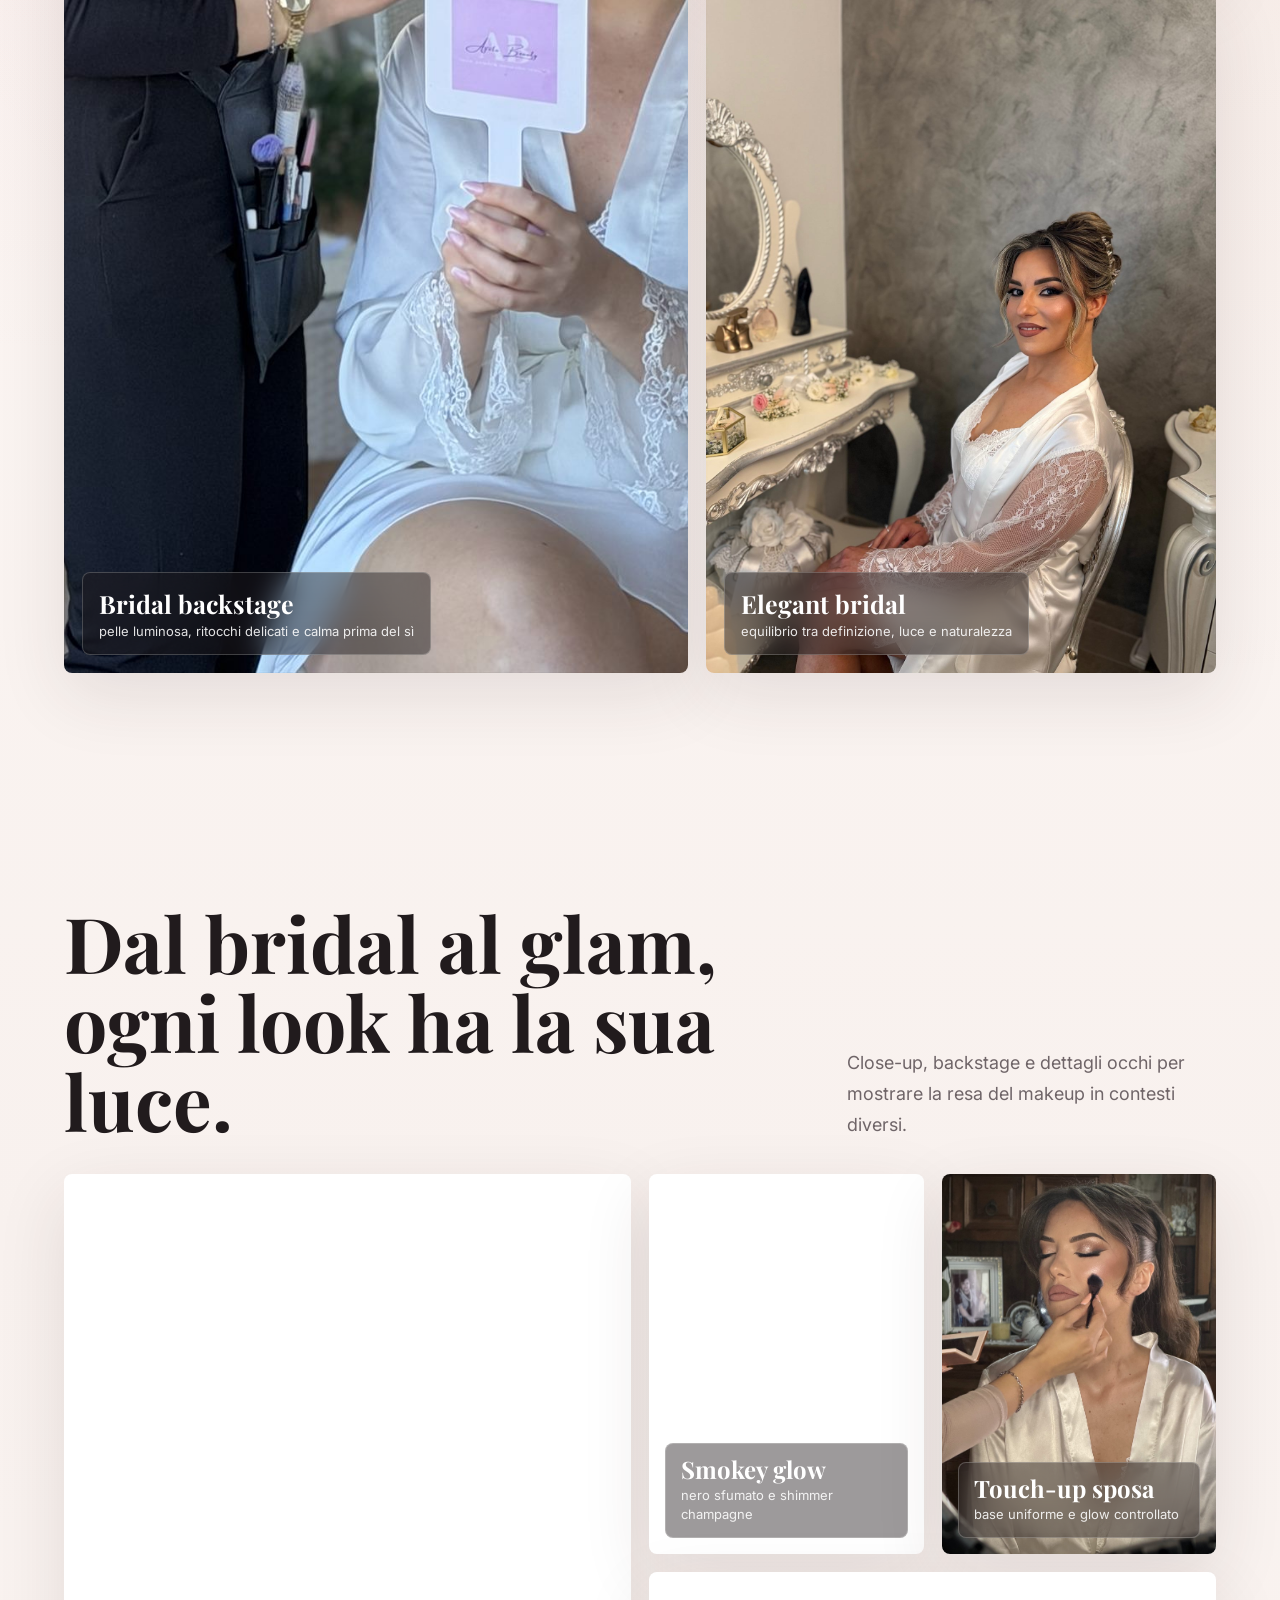
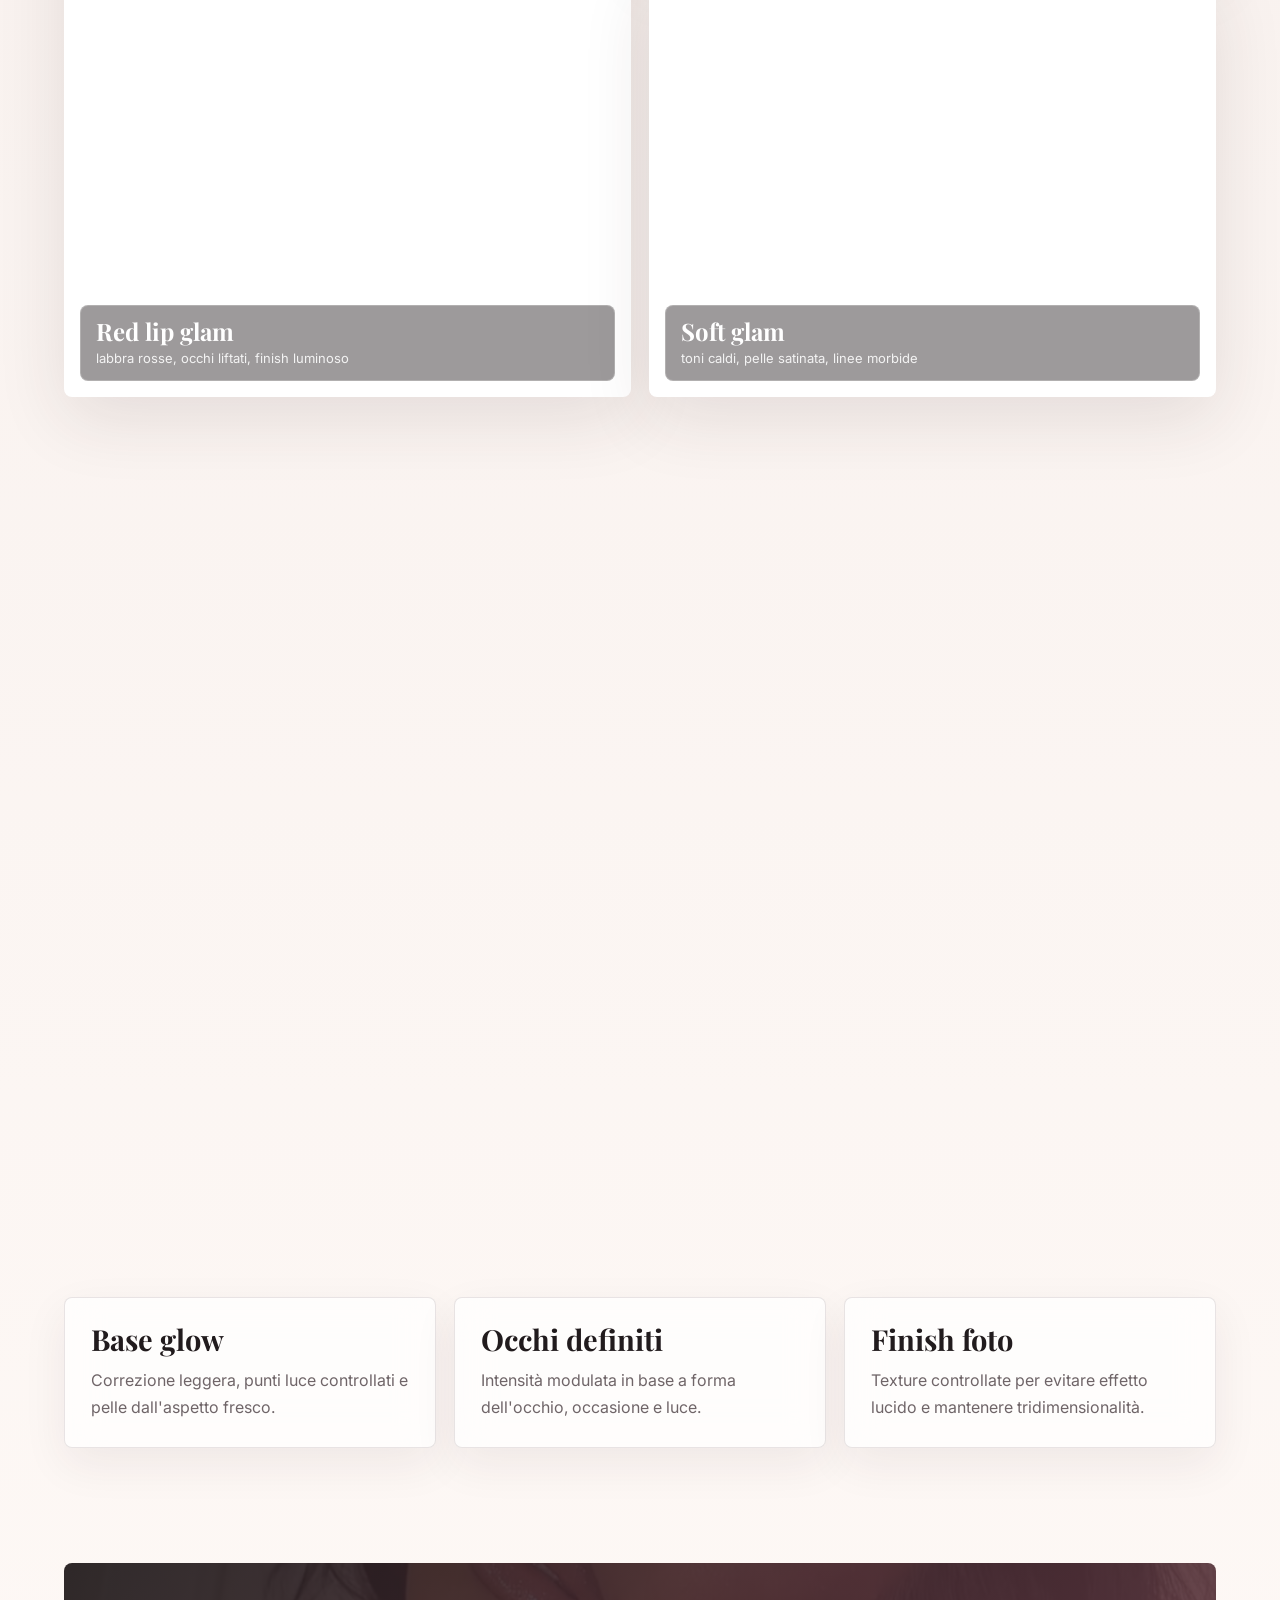
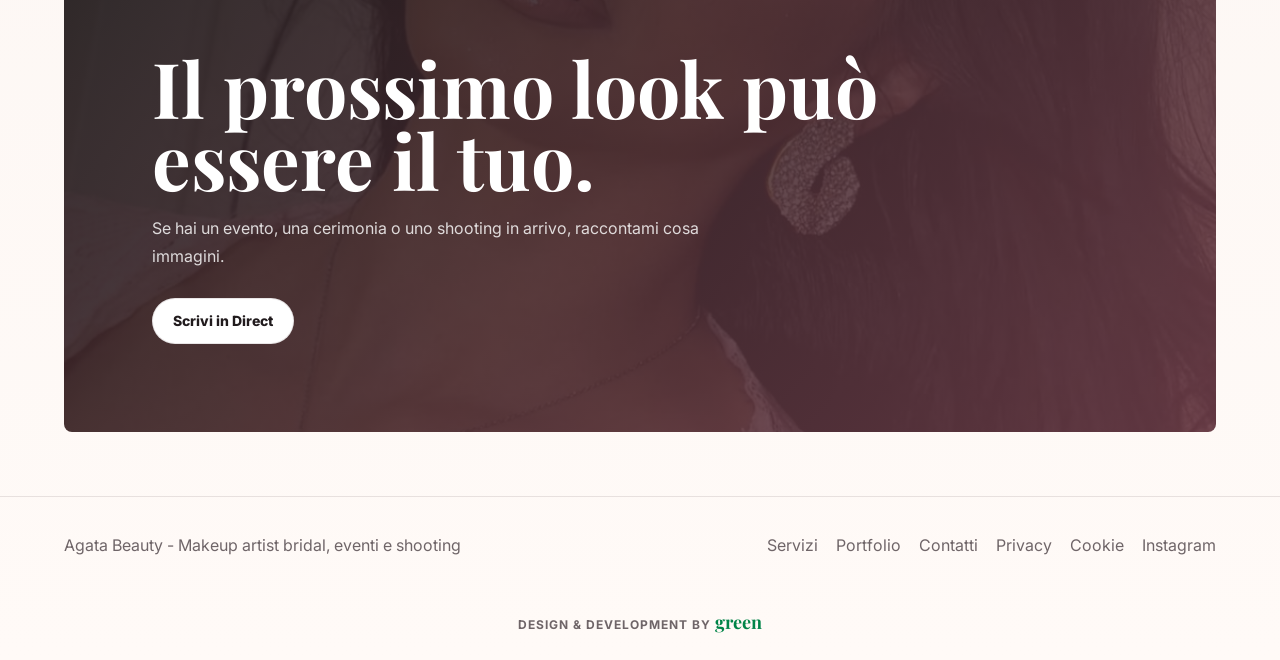
<file: portfolio.html>
<!DOCTYPE html>
<html lang="it">
<head>
  <meta charset="UTF-8"/>
  <meta name="viewport" content="width=device-width, initial-scale=1.0"/>
  <meta name="description" content="Portfolio Agata Beauty: bridal makeup, soft glam, editorial e beauty look."/>
  <meta property="og:type" content="website"/>
  <meta property="og:locale" content="it_IT"/>
  <meta property="og:title" content="Portfolio Makeup | Agata Beauty"/>
  <meta property="og:description" content="Look bridal, soft glam ed editoriali con focus su pelle naturale, luce e resa fotografica."/>
  <meta property="og:image" content="assets/portfolio-backstage-bride.jpg"/>
  <meta name="twitter:card" content="summary_large_image"/>
  <title>Portfolio | Agata Beauty</title>
  <link rel="icon" href="favicon.svg" type="image/svg+xml"/>
  <link rel="stylesheet" href="style.css"/>
</head>
<body>
  <div class="site-shell">
    <header class="nav">
      <a class="logo" href="index.html">Agata<span>Beauty</span></a>
      <nav class="nav-links" aria-label="Navigazione principale">
        <a href="index.html">Home</a>
        <a href="servizi.html">Servizi</a>
        <a href="portfolio.html" class="active" aria-current="page">Portfolio</a>
        <a href="chi-sono.html">Chi sono</a>
        <a href="contatti.html">Contatti</a>
      </nav>
      <div class="nav-actions">
        <a href="https://ig.me/m/agatamakeupbeauty" class="btn btn-primary">Scrivi in Direct</a>
        <button class="menu-toggle" type="button" aria-label="Apri menu" aria-expanded="false"><span></span><span></span></button>
      </div>
    </header>

    <main>
      <section class="section page-hero reveal">
        <span class="eyebrow">Portfolio</span>
        <h1>Look puliti, fotografici, riconoscibili.</h1>
        <p>Una selezione di look pensati per valorizzare il viso con luce, definizione e naturalezza.</p>
      </section>

      <section class="section">
        <div class="portfolio-grid">
          <article class="portfolio-tile tall reveal">
            <img src="assets/portfolio-backstage-bride.jpg" alt="Makeup sposa durante la preparazione realizzato da Agata Beauty"/>
            <div class="tile-caption"><strong>Bridal backstage</strong><span>pelle luminosa, ritocchi delicati e calma prima del s&igrave;</span></div>
          </article>
          <div>
            <article class="portfolio-tile reveal">
              <img src="assets/portfolio-bronze-editorial.jpg" alt="Makeup bronze glam con occhi definiti realizzato da Agata Beauty"/>
              <div class="tile-caption"><strong>Bronze glam</strong><span>occhi intensi, labbra nude e pelle levigata</span></div>
            </article>
            <article class="portfolio-tile reveal stack-gap">
              <img src="assets/portfolio-bridal-vanity.jpg" alt="Makeup bridal elegante davanti alla postazione beauty"/>
              <div class="tile-caption"><strong>Elegant bridal</strong><span>equilibrio tra definizione, luce e naturalezza</span></div>
            </article>
          </div>
        </div>
      </section>

      <section class="section">
        <div class="section-head reveal">
          <h2>Dal bridal al glam, ogni look ha la sua luce.</h2>
          <p>Close-up, backstage e dettagli occhi per mostrare la resa del makeup in contesti diversi.</p>
        </div>
        <div class="look-gallery">
          <article class="look-card large reveal">
            <img src="assets/portfolio-red-lip-glam.jpg" alt="Makeup glam con rossetto rosso e eyeliner intenso" loading="lazy" decoding="async"/>
            <div class="look-card-caption"><strong>Red lip glam</strong><span>labbra rosse, occhi liftati, finish luminoso</span></div>
          </article>
          <article class="look-card reveal">
            <img src="assets/portfolio-smokey-glow.jpg" alt="Makeup smokey shimmer con occhi chiusi e pelle glow" loading="lazy" decoding="async"/>
            <div class="look-card-caption"><strong>Smokey glow</strong><span>nero sfumato e shimmer champagne</span></div>
          </article>
          <article class="look-card reveal">
            <img src="assets/portfolio-bridal-touchup.jpg" alt="Ritocco makeup sposa con pennello viso" loading="lazy" decoding="async"/>
            <div class="look-card-caption"><strong>Touch-up sposa</strong><span>base uniforme e glow controllato</span></div>
          </article>
          <article class="look-card wide reveal">
            <img src="assets/portfolio-soft-glam-terracotta.jpg" alt="Makeup soft glam fotografato su fondo terracotta" loading="lazy" decoding="async"/>
            <div class="look-card-caption"><strong>Soft glam</strong><span>toni caldi, pelle satinata, linee morbide</span></div>
          </article>
          <article class="look-card reveal">
            <img src="assets/portfolio-bridal-tiara.jpg" alt="Makeup bridal con tiara e dettaglio occhi luminoso" loading="lazy" decoding="async"/>
            <div class="look-card-caption"><strong>Tiara bridal</strong><span>sguardo elegante e labbra glossy</span></div>
          </article>
          <article class="look-card reveal">
            <img src="assets/portfolio-purple-cut-crease.jpg" alt="Makeup cut crease viola con eyeliner grafico" loading="lazy" decoding="async"/>
            <div class="look-card-caption"><strong>Purple cut crease</strong><span>colore, precisione e ciglia bold</span></div>
          </article>
          <article class="look-card reveal">
            <img src="assets/portfolio-silver-cut-crease.jpg" alt="Makeup silver cut crease con palpebra shimmer" loading="lazy" decoding="async"/>
            <div class="look-card-caption"><strong>Silver cut crease</strong><span>palpebra metallica e sfumatura netta</span></div>
          </article>
        </div>
      </section>

      <section class="section">
        <div class="section-head reveal">
          <h2>Valorizzazione, non trasformazione forzata.</h2>
          <p>Il focus è sulla pelle, sull'armonia dei lineamenti e su un risultato che resta riconoscibile.</p>
        </div>
        <div class="grid">
          <article class="card reveal">
            <h3>Base glow</h3>
            <p>Correzione leggera, punti luce controllati e pelle dall'aspetto fresco.</p>
          </article>
          <article class="card reveal">
            <h3>Occhi definiti</h3>
            <p>Intensità modulata in base a forma dell'occhio, occasione e luce.</p>
          </article>
          <article class="card reveal">
            <h3>Finish foto</h3>
            <p>Texture controllate per evitare effetto lucido e mantenere tridimensionalità.</p>
          </article>
        </div>
      </section>

      <section class="cta-section reveal">
        <h2>Il prossimo look può essere il tuo.</h2>
        <p>Se hai un evento, una cerimonia o uno shooting in arrivo, raccontami cosa immagini.</p>
        <a href="https://ig.me/m/agatamakeupbeauty" class="btn btn-secondary">Scrivi in Direct</a>
      </section>
    </main>

    <footer class="footer">
      <p>Agata Beauty - Makeup artist bridal, eventi e shooting</p>
      <div class="footer-links">
        <a href="servizi.html">Servizi</a>
        <a href="portfolio.html">Portfolio</a>
        <a href="contatti.html">Contatti</a>
        <a href="privacy.html">Privacy</a>
        <a href="cookie.html">Cookie</a>
        <a href="https://www.instagram.com/agatamakeupbeauty/">Instagram</a>
      </div>
    </footer>
    <p class="designer-credit">Design &amp; development by <span>green</span></p>
  </div>
  <script src="script.js"></script>
</body>
</html>
</file>
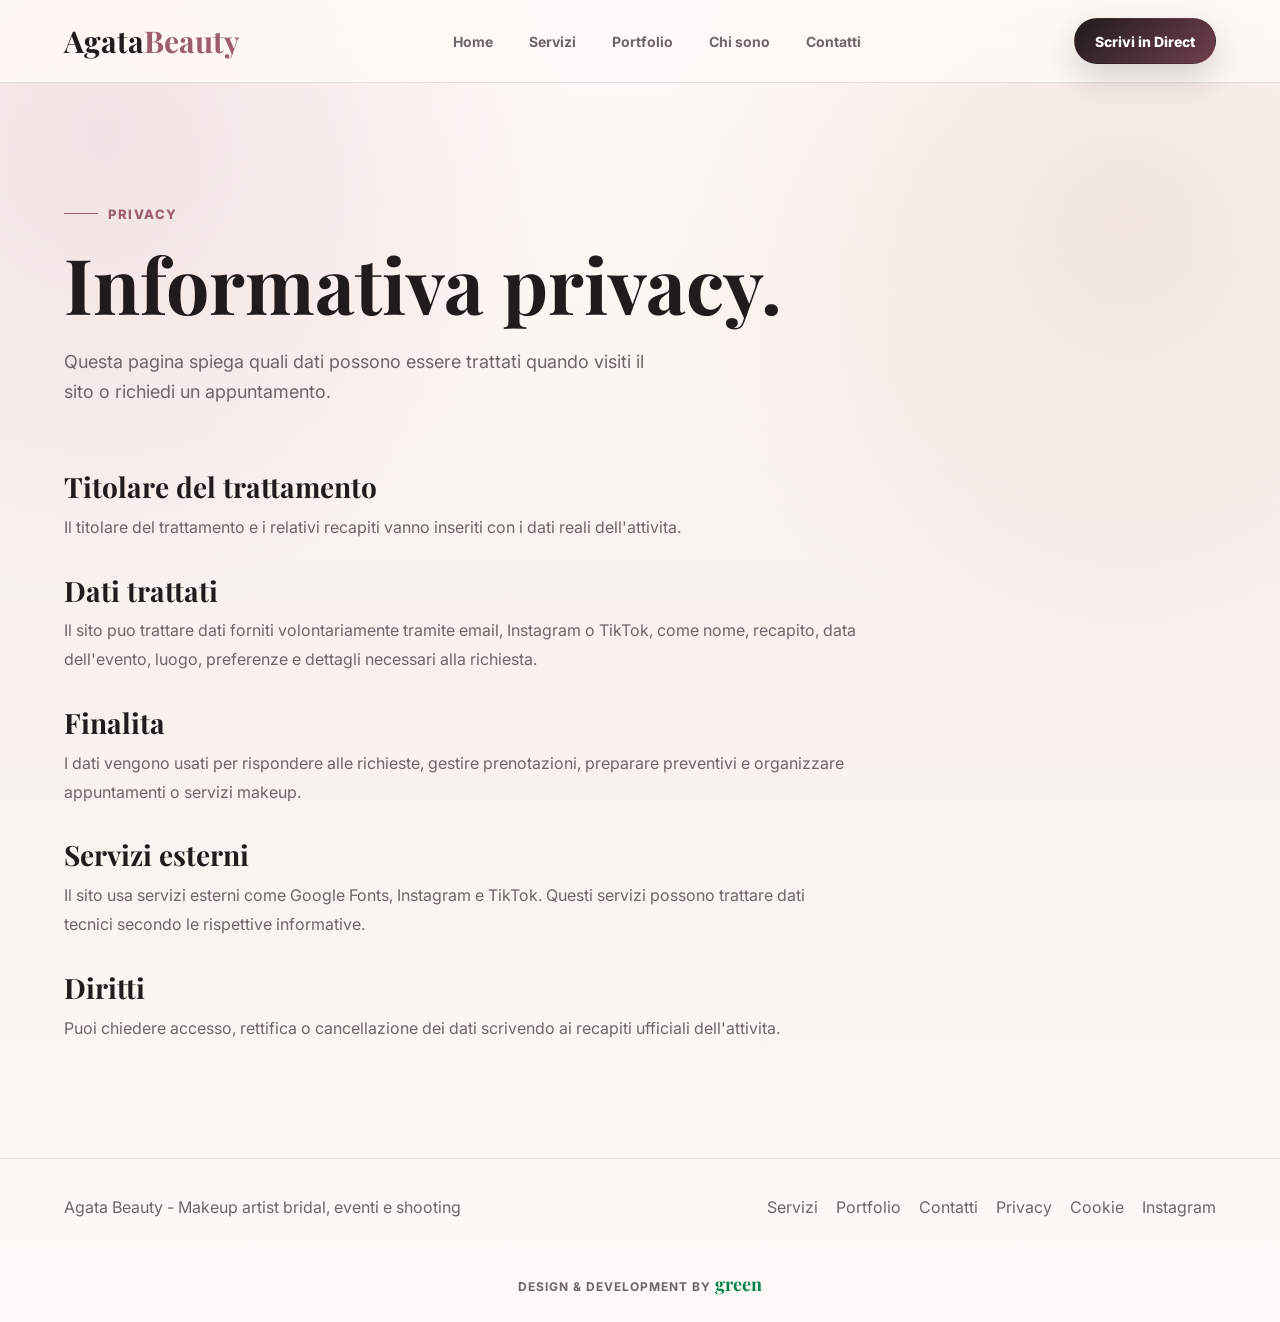
<file: privacy.html>
<!DOCTYPE html>
<html lang="it">
<head>
  <meta charset="UTF-8"/>
  <meta name="viewport" content="width=device-width, initial-scale=1.0"/>
  <meta name="description" content="Informativa privacy di Agata Beauty."/>
  <meta property="og:type" content="website"/>
  <meta property="og:locale" content="it_IT"/>
  <meta property="og:title" content="Privacy | Agata Beauty"/>
  <meta property="og:description" content="Informativa privacy di Agata Beauty."/>
  <meta property="og:image" content="assets/immagine_1.jpg"/>
  <title>Privacy | Agata Beauty</title>
  <link rel="icon" href="favicon.svg" type="image/svg+xml"/>
  <link rel="stylesheet" href="style.css"/>
</head>
<body>
  <div class="site-shell">
    <header class="nav">
      <a class="logo" href="index.html">Agata<span>Beauty</span></a>
      <nav class="nav-links" aria-label="Navigazione principale">
        <a href="index.html">Home</a>
        <a href="servizi.html">Servizi</a>
        <a href="portfolio.html">Portfolio</a>
        <a href="chi-sono.html">Chi sono</a>
        <a href="contatti.html">Contatti</a>
      </nav>
      <div class="nav-actions">
        <a href="https://ig.me/m/agatamakeupbeauty" class="btn btn-primary">Scrivi in Direct</a>
        <button class="menu-toggle" type="button" aria-label="Apri menu" aria-expanded="false"><span></span><span></span></button>
      </div>
    </header>

    <main>
      <section class="section page-hero reveal">
        <span class="eyebrow">Privacy</span>
        <h1>Informativa privacy.</h1>
        <p>Questa pagina spiega quali dati possono essere trattati quando visiti il sito o richiedi un appuntamento.</p>
      </section>

      <section class="section legal-content reveal">
        <h2>Titolare del trattamento</h2>
        <p>Il titolare del trattamento e i relativi recapiti vanno inseriti con i dati reali dell'attivita.</p>

        <h2>Dati trattati</h2>
        <p>Il sito puo trattare dati forniti volontariamente tramite email, Instagram o TikTok, come nome, recapito, data dell'evento, luogo, preferenze e dettagli necessari alla richiesta.</p>

        <h2>Finalita</h2>
        <p>I dati vengono usati per rispondere alle richieste, gestire prenotazioni, preparare preventivi e organizzare appuntamenti o servizi makeup.</p>

        <h2>Servizi esterni</h2>
        <p>Il sito usa servizi esterni come Google Fonts, Instagram e TikTok. Questi servizi possono trattare dati tecnici secondo le rispettive informative.</p>

        <h2>Diritti</h2>
        <p>Puoi chiedere accesso, rettifica o cancellazione dei dati scrivendo ai recapiti ufficiali dell'attivita.</p>
      </section>
    </main>

    <footer class="footer">
      <p>Agata Beauty - Makeup artist bridal, eventi e shooting</p>
      <div class="footer-links">
        <a href="servizi.html">Servizi</a>
        <a href="portfolio.html">Portfolio</a>
        <a href="contatti.html">Contatti</a>
        <a href="privacy.html">Privacy</a>
        <a href="cookie.html">Cookie</a>
        <a href="https://www.instagram.com/agatamakeupbeauty/">Instagram</a>
      </div>
    </footer>
    <p class="designer-credit">Design &amp; development by <span>green</span></p>
  </div>
  <script src="script.js"></script>
</body>
</html>
</file>
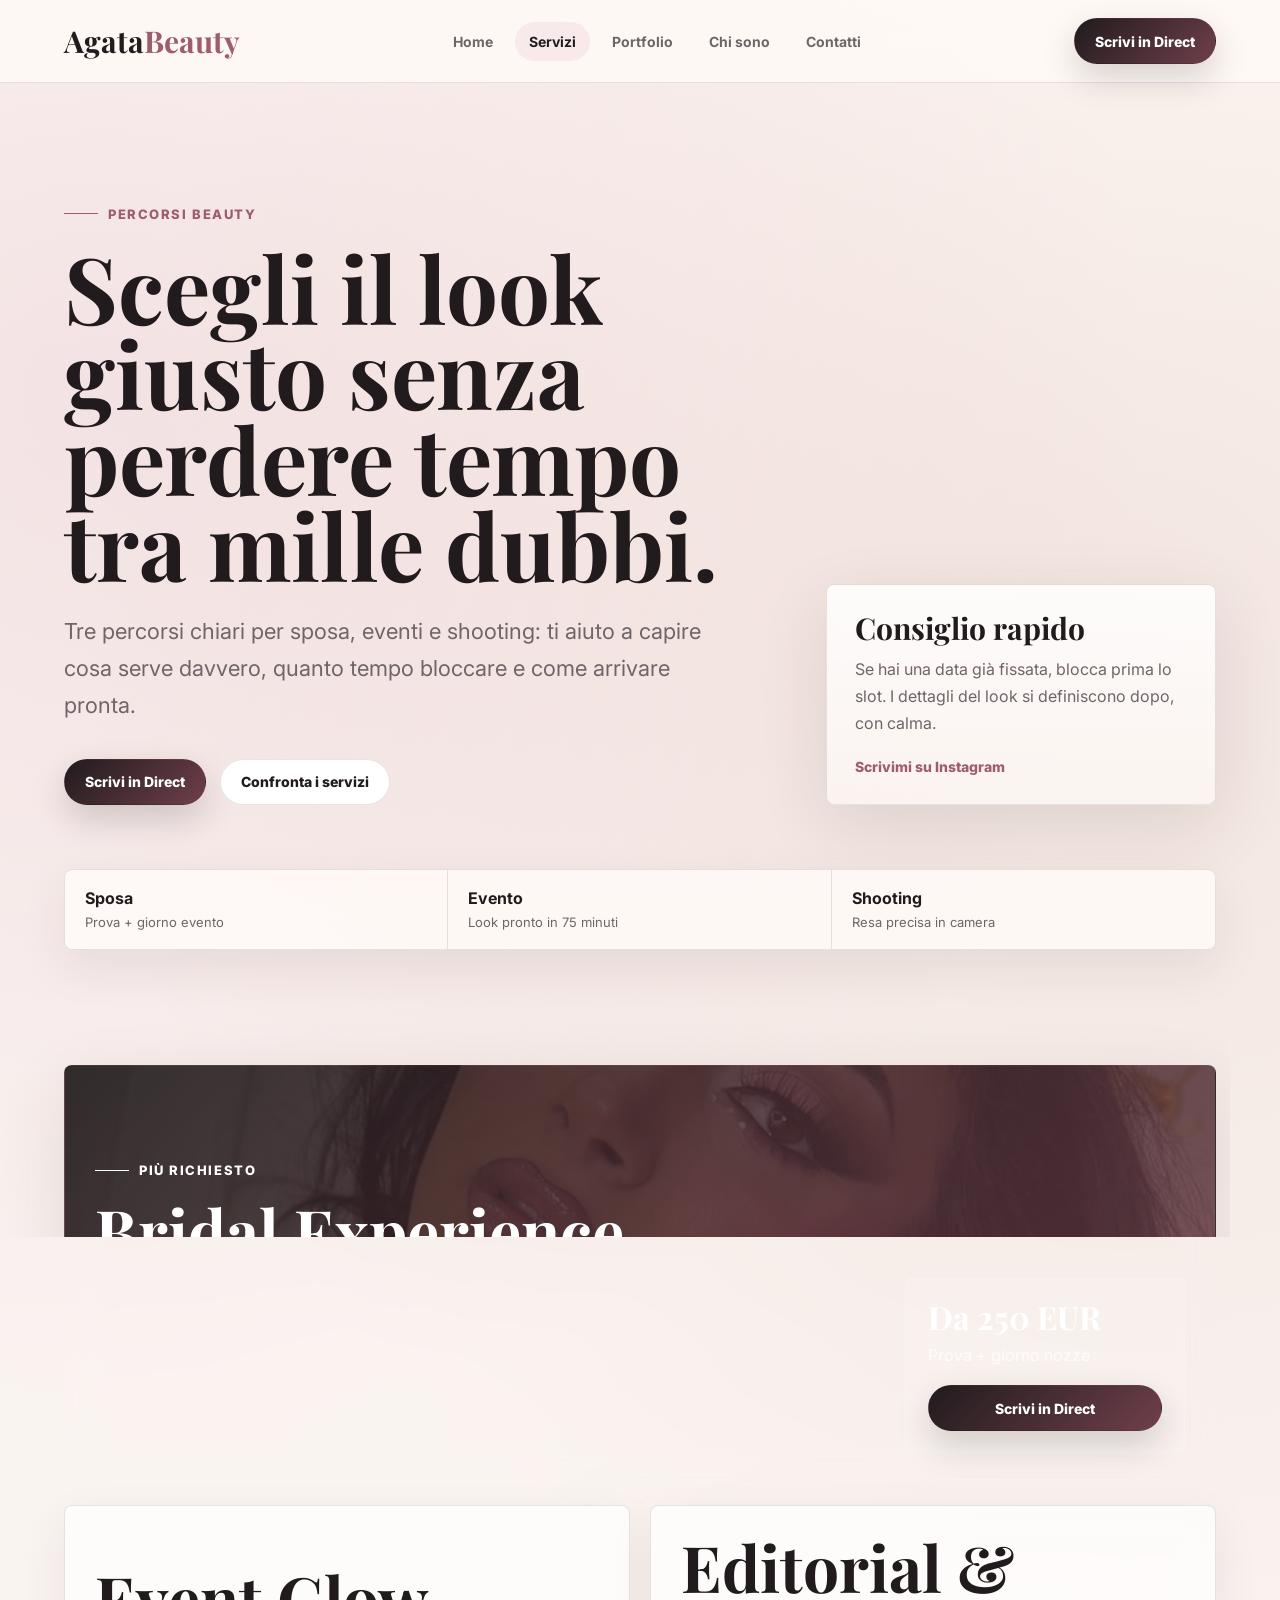
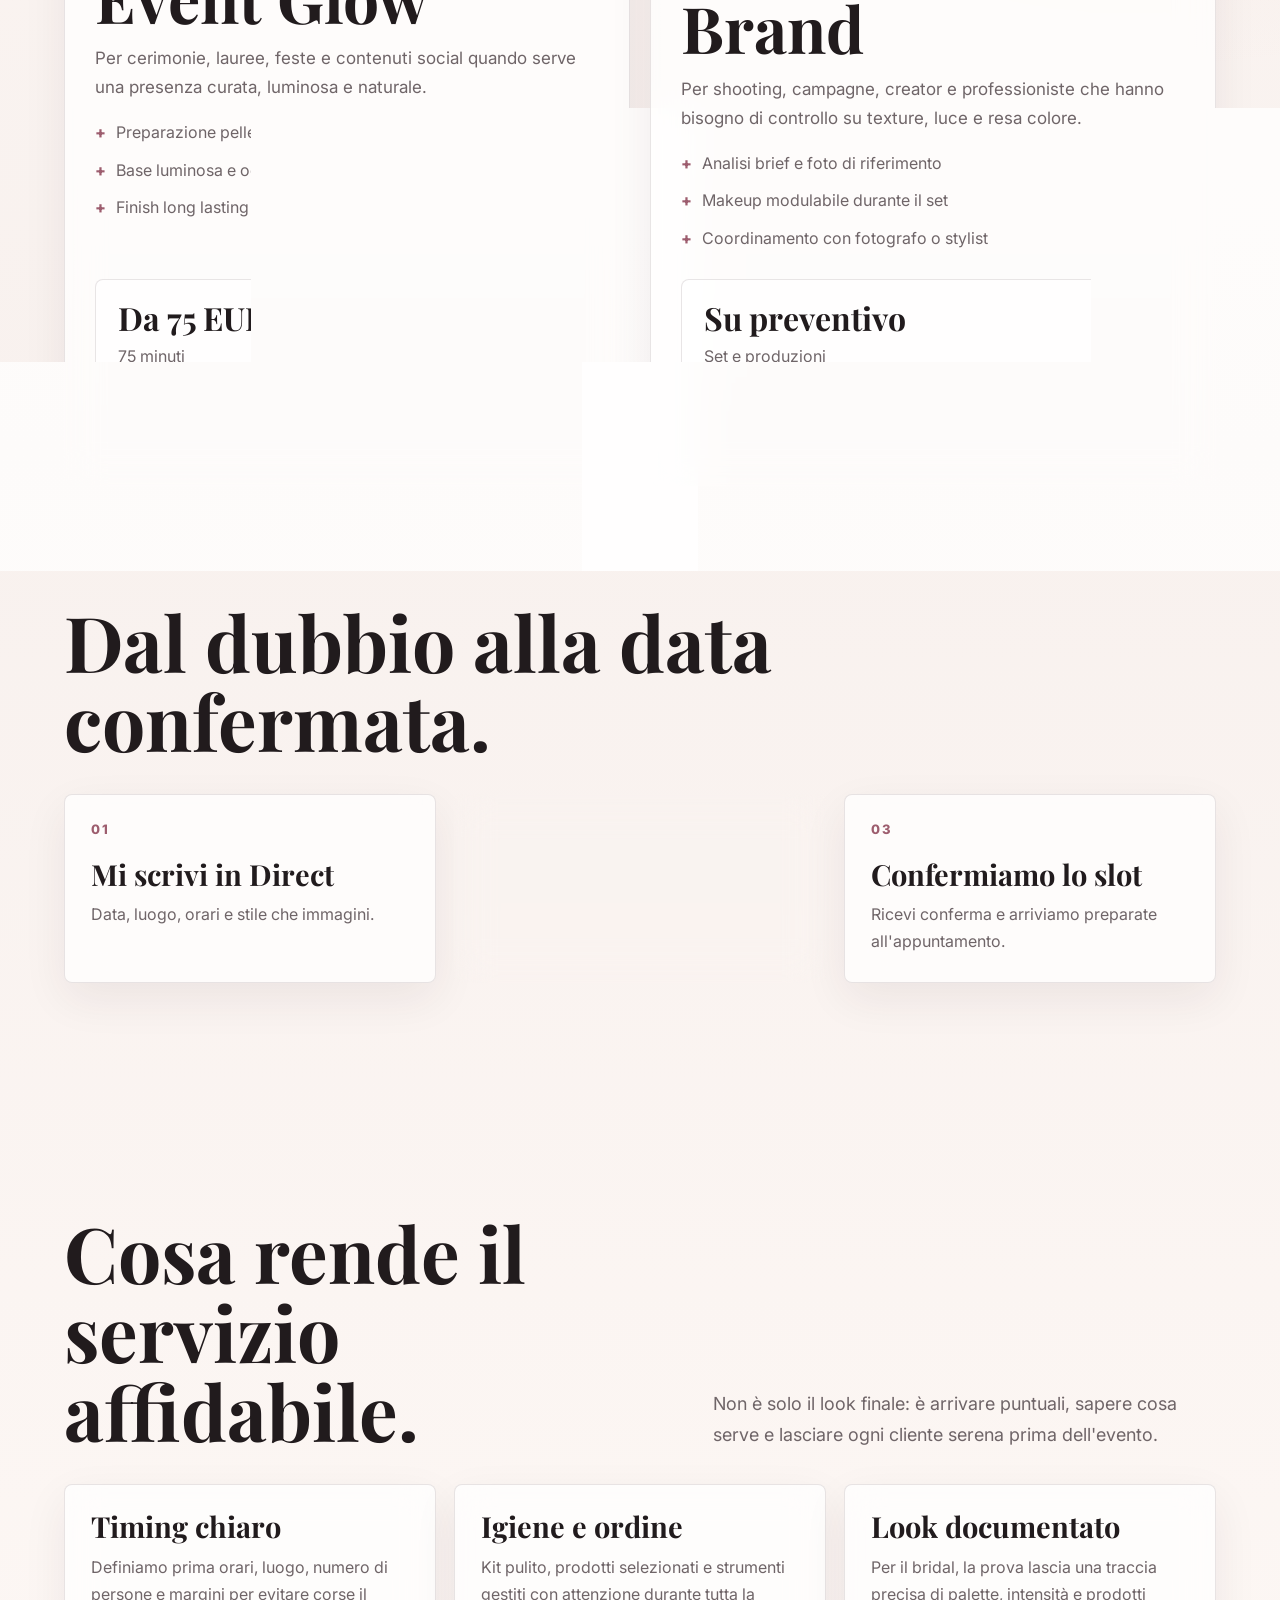
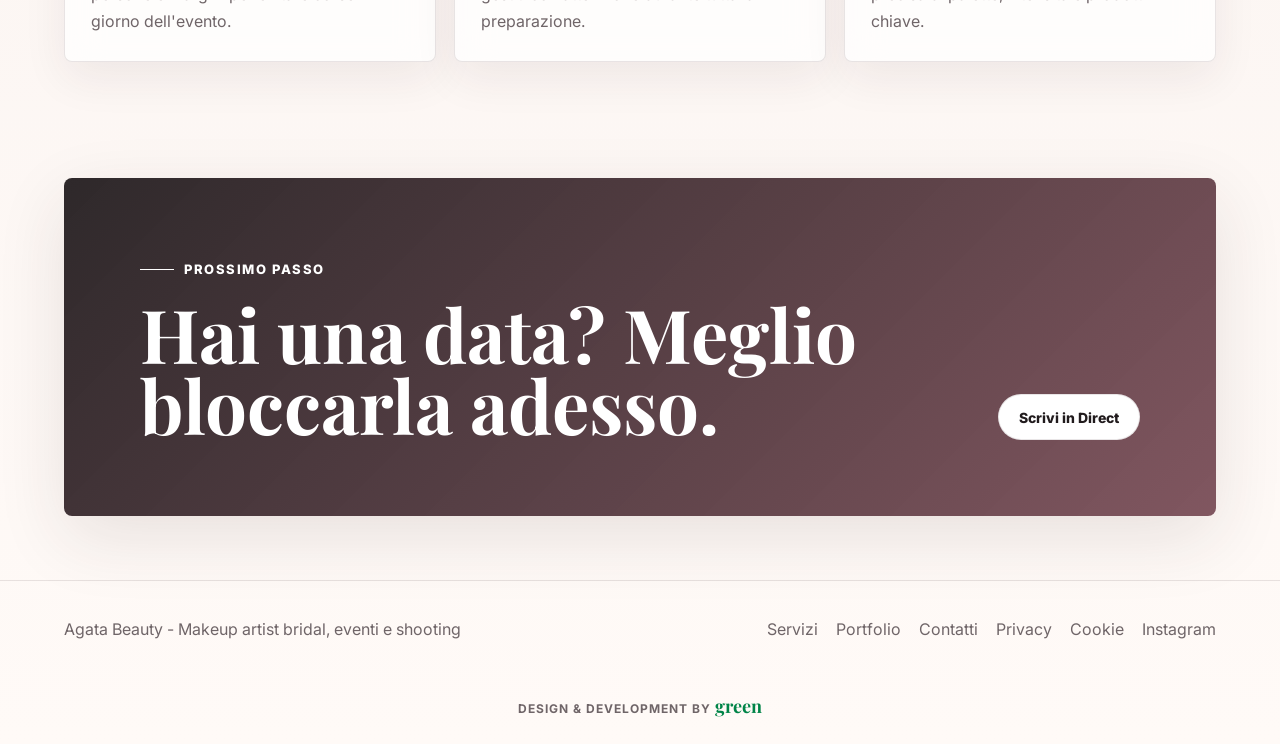
<file: servizi.html>
<!DOCTYPE html>
<html lang="it">
<head>
  <meta charset="UTF-8"/>
  <meta name="viewport" content="width=device-width, initial-scale=1.0"/>
  <meta name="description" content="Servizi makeup Agata Beauty: bridal, eventi, shooting e consulenze beauty."/>
  <meta property="og:type" content="website"/>
  <meta property="og:locale" content="it_IT"/>
  <meta property="og:title" content="Servizi Makeup | Agata Beauty"/>
  <meta property="og:description" content="Percorsi chiari per trucco sposa, eventi e shooting, con consulenza su pelle, stile e tempi."/>
  <meta property="og:image" content="assets/immagine_1.jpg"/>
  <meta name="twitter:card" content="summary_large_image"/>
  <script type="application/ld+json">
  {
    "@context": "https://schema.org",
    "@type": "Service",
    "name": "Servizi makeup Agata Beauty",
    "provider": {"@type": "BeautySalon", "name": "Agata Beauty", "email": "agatabeauty06@gmail.com"},
    "serviceType": ["Makeup sposa", "Makeup eventi", "Makeup shooting"],
    "areaServed": "Italia"
  }
  </script>
  <title>Servizi | Agata Beauty</title>
  <link rel="icon" href="favicon.svg" type="image/svg+xml"/>
  <link rel="stylesheet" href="style.css?v=services"/>
</head>
<body>
  <div class="site-shell">
    <header class="nav">
      <a class="logo" href="index.html">Agata<span>Beauty</span></a>
      <nav class="nav-links" aria-label="Navigazione principale">
        <a href="index.html">Home</a>
        <a href="servizi.html" class="active" aria-current="page">Servizi</a>
        <a href="portfolio.html">Portfolio</a>
        <a href="chi-sono.html">Chi sono</a>
        <a href="contatti.html">Contatti</a>
      </nav>
      <div class="nav-actions">
        <a href="https://ig.me/m/agatamakeupbeauty" class="btn btn-primary">Scrivi in Direct</a>
        <button class="menu-toggle" type="button" aria-label="Apri menu" aria-expanded="false"><span></span><span></span></button>
      </div>
    </header>

    <main>
      <section class="services-hero reveal">
        <div class="services-hero-copy">
          <span class="eyebrow">Percorsi beauty</span>
          <h1>Scegli il look giusto senza perdere tempo tra mille dubbi.</h1>
          <p class="lead">Tre percorsi chiari per sposa, eventi e shooting: ti aiuto a capire cosa serve davvero, quanto tempo bloccare e come arrivare pronta.</p>
          <div class="hero-actions">
            <a href="https://ig.me/m/agatamakeupbeauty" class="btn btn-primary">Scrivi in Direct</a>
            <a href="#percorsi" class="btn btn-secondary">Confronta i servizi</a>
          </div>
        </div>
        <aside class="conversion-panel">
          <strong>Consiglio rapido</strong>
          <p>Se hai una data già fissata, blocca prima lo slot. I dettagli del look si definiscono dopo, con calma.</p>
          <a href="https://ig.me/m/agatamakeupbeauty">Scrivimi su Instagram</a>
        </aside>
      </section>

      <section class="service-picker" aria-label="Scelta rapida del servizio">
        <a href="#bridal"><strong>Sposa</strong><span>Prova + giorno evento</span></a>
        <a href="#event"><strong>Evento</strong><span>Look pronto in 75 minuti</span></a>
        <a href="#brand"><strong>Shooting</strong><span>Resa precisa in camera</span></a>
      </section>

      <section class="section services-showcase" id="percorsi">
        <article class="service-offer service-offer-featured reveal" id="bridal">
          <div>
            <span class="eyebrow">Più richiesto</span>
            <h2>Bridal Experience</h2>
            <p>Per la sposa che vuole un look elegante, resistente e fedele al proprio viso, dalla prova fino al giorno del sì.</p>
            <ul class="feature-list">
              <li>Consulenza su stile, pelle e mood del matrimonio</li>
              <li>Prova makeup completa con scheda look</li>
              <li>Makeup giorno nozze e indicazioni per i ritocchi</li>
            </ul>
          </div>
          <div class="offer-action">
            <strong>Da 250 EUR</strong>
            <span>Prova + giorno nozze</span>
            <a href="https://ig.me/m/agatamakeupbeauty" class="btn btn-primary">Scrivi in Direct</a>
          </div>
        </article>

        <div class="services-grid">
          <article class="service-offer reveal" id="event">
            <div>
              <h2>Event Glow</h2>
              <p>Per cerimonie, lauree, feste e contenuti social quando serve una presenza curata, luminosa e naturale.</p>
              <ul class="feature-list">
                <li>Preparazione pelle rapida</li>
                <li>Base luminosa e occhi valorizzati</li>
                <li>Finish long lasting e photo friendly</li>
              </ul>
            </div>
            <div class="offer-action">
              <strong>Da 75 EUR</strong>
              <span>75 minuti</span>
              <a href="https://ig.me/m/agatamakeupbeauty" class="btn btn-secondary">Scrivi in Direct</a>
            </div>
          </article>
          <article class="service-offer reveal" id="brand">
            <div>
              <h2>Editorial &amp; Brand</h2>
              <p>Per shooting, campagne, creator e professioniste che hanno bisogno di controllo su texture, luce e resa colore.</p>
              <ul class="feature-list">
                <li>Analisi brief e foto di riferimento</li>
                <li>Makeup modulabile durante il set</li>
                <li>Coordinamento con fotografo o stylist</li>
              </ul>
            </div>
            <div class="offer-action">
              <strong>Su preventivo</strong>
              <span>Set e produzioni</span>
              <a href="contatti.html" class="btn btn-secondary">Parliamo del set</a>
            </div>
          </article>
        </div>
      </section>

      <section class="section services-flow">
        <div class="section-head reveal">
          <h2>Dal dubbio alla data confermata.</h2>
        </div>
        <div class="flow-grid">
          <article class="card reveal"><span>01</span><h3>Mi scrivi in Direct</h3><p>Data, luogo, orari e stile che immagini.</p></article>
          <article class="card reveal"><span>02</span><h3>Ti indirizzo</h3><p>Scegliamo il percorso più adatto senza aggiungere cose inutili.</p></article>
          <article class="card reveal"><span>03</span><h3>Confermiamo lo slot</h3><p>Ricevi conferma e arriviamo preparate all'appuntamento.</p></article>
        </div>
      </section>

      <section class="section services-proof">
        <div class="section-head reveal">
          <h2>Cosa rende il servizio affidabile.</h2>
          <p>Non è solo il look finale: è arrivare puntuali, sapere cosa serve e lasciare ogni cliente serena prima dell'evento.</p>
        </div>
        <div class="grid">
          <article class="card reveal"><h3>Timing chiaro</h3><p>Definiamo prima orari, luogo, numero di persone e margini per evitare corse il giorno dell'evento.</p></article>
          <article class="card reveal"><h3>Igiene e ordine</h3><p>Kit pulito, prodotti selezionati e strumenti gestiti con attenzione durante tutta la preparazione.</p></article>
          <article class="card reveal"><h3>Look documentato</h3><p>Per il bridal, la prova lascia una traccia precisa di palette, intensità e prodotti chiave.</p></article>
        </div>
      </section>

      <section class="services-final-cta reveal">
        <div>
          <span class="eyebrow">Prossimo passo</span>
          <h2>Hai una data? Meglio bloccarla adesso.</h2>
        </div>
        <a href="https://ig.me/m/agatamakeupbeauty" class="btn btn-secondary">Scrivi in Direct</a>
      </section>
    </main>

    <footer class="footer">
      <p>Agata Beauty - Makeup artist bridal, eventi e shooting</p>
      <div class="footer-links">
        <a href="servizi.html">Servizi</a>
        <a href="portfolio.html">Portfolio</a>
        <a href="contatti.html">Contatti</a>
        <a href="privacy.html">Privacy</a>
        <a href="cookie.html">Cookie</a>
        <a href="https://www.instagram.com/agatamakeupbeauty/">Instagram</a>
      </div>
    </footer>
    <p class="designer-credit">Design &amp; development by <span>green</span></p>
  </div>
  <script src="script.js"></script>
</body>
</html>
</file>
<file: style.css>
@import url("https://fonts.googleapis.com/css2?family=Inter:wght@400;500;600;700;800&family=Playfair+Display:wght@600;700&display=swap");

:root{
  --ink:#211b1d;
  --muted:#6f6568;
  --line:rgba(65,45,50,.12);
  --paper:#fffaf7;
  --veil:rgba(255,255,255,.72);
  --rose:#c8899a;
  --rose-dark:#9d5d6e;
  --clay:#b27761;
  --sage:#7f8b76;
  --shadow:0 22px 70px rgba(54,33,38,.11);
  --radius:8px;
}

*{box-sizing:border-box;margin:0;padding:0}

html{scroll-behavior:smooth}

body{
  min-height:100vh;
  font-family:"Inter",system-ui,sans-serif;
  color:var(--ink);
  background:
    radial-gradient(circle at 8% 10%, rgba(200,137,154,.20), transparent 28%),
    radial-gradient(circle at 88% 16%, rgba(178,119,97,.14), transparent 30%),
    linear-gradient(180deg,#fffaf7 0%,#f8f1ee 52%,#fffaf7 100%);
  overflow-x:hidden;
}

img{display:block;max-width:100%}

a{color:inherit}

h1,h2,h3,.logo{font-family:"Playfair Display",Georgia,serif}

.site-shell{position:relative;z-index:1}

.nav{
  position:sticky;
  top:0;
  z-index:20;
  display:flex;
  align-items:center;
  justify-content:space-between;
  gap:24px;
  padding:18px clamp(20px,5vw,72px);
  background:rgba(255,250,247,.82);
  border-bottom:1px solid var(--line);
  backdrop-filter:blur(22px);
}

.logo{
  text-decoration:none;
  font-size:30px;
  font-weight:700;
  line-height:1;
  letter-spacing:0;
}

.logo span{color:var(--rose-dark)}

.nav-links{
  display:flex;
  align-items:center;
  gap:8px;
}

.nav-links a{
  text-decoration:none;
  color:var(--muted);
  padding:11px 14px;
  border-radius:999px;
  font-size:14px;
  font-weight:700;
  transition:.25s ease;
}

.nav-links a:hover,
.nav-links a.active{
  color:var(--ink);
  background:rgba(200,137,154,.12);
}

.nav-actions{display:flex;align-items:center;gap:12px}

.menu-toggle{
  display:none;
  flex-direction:column;
  align-items:center;
  justify-content:center;
  width:44px;
  height:44px;
  border:1px solid var(--line);
  border-radius:999px;
  background:#fff;
  color:var(--ink);
  cursor:pointer;
}

.menu-toggle span{
  display:block;
  width:18px;
  height:2px;
  background:currentColor;
  border-radius:999px;
  transition:transform .25s ease;
}

.menu-toggle span + span{margin-top:5px}

.nav.open .menu-toggle span:first-child{
  transform:translateY(3.5px) rotate(45deg);
}

.nav.open .menu-toggle span:last-child{
  transform:translateY(-3.5px) rotate(-45deg);
}

.btn{
  display:inline-flex;
  align-items:center;
  justify-content:center;
  min-height:46px;
  padding:13px 20px;
  border:1px solid transparent;
  border-radius:999px;
  text-decoration:none;
  font-weight:800;
  font-size:14px;
  transition:.25s ease;
}

.btn-primary{
  color:#fff;
  background:linear-gradient(135deg,var(--ink),#6f3f4b);
  box-shadow:0 14px 34px rgba(33,27,29,.18);
}

.btn-secondary{
  color:var(--ink);
  background:#fff;
  border-color:var(--line);
}

.btn:hover{transform:translateY(-2px)}

.hero{
  display:grid;
  grid-template-columns:minmax(0,1fr) minmax(360px,.82fr);
  min-height:calc(100vh - 83px);
  align-items:center;
  gap:clamp(34px,5vw,74px);
  padding:clamp(58px,8vw,104px) clamp(20px,5vw,72px);
}

.hero-copy{max-width:760px}

.eyebrow{
  display:inline-flex;
  align-items:center;
  gap:10px;
  margin-bottom:22px;
  color:var(--rose-dark);
  font-size:13px;
  font-weight:800;
  letter-spacing:.12em;
  text-transform:uppercase;
}

.eyebrow::before{
  content:"";
  width:34px;
  height:1px;
  background:currentColor;
}

h1{
  font-size:clamp(54px,8.2vw,112px);
  line-height:.88;
  letter-spacing:0;
}

.lead{
  max-width:650px;
  margin-top:26px;
  color:var(--muted);
  font-size:clamp(18px,2vw,22px);
  line-height:1.7;
}

.hero-actions{display:flex;flex-wrap:wrap;gap:14px;margin-top:34px}

.hero-visual{
  position:relative;
  min-height:640px;
  overflow:hidden;
  border-radius:var(--radius);
  box-shadow:var(--shadow);
  isolation:isolate;
}

.hero-visual img{
  width:100%;
  height:100%;
  min-height:640px;
  object-fit:cover;
}

.hero-visual::after{
  content:"";
  position:absolute;
  inset:0;
  background:linear-gradient(180deg,transparent 50%,rgba(33,27,29,.34));
}

.visual-note{
  position:absolute;
  left:22px;
  right:22px;
  bottom:22px;
  z-index:2;
  display:grid;
  grid-template-columns:1fr auto;
  gap:16px;
  align-items:end;
  padding:18px;
  color:#fff;
  background:rgba(33,27,29,.38);
  border:1px solid rgba(255,255,255,.24);
  border-radius:var(--radius);
  backdrop-filter:blur(18px);
}

.visual-note strong{font-size:26px;font-family:"Playfair Display",Georgia,serif}
.visual-note span{font-size:13px;line-height:1.5;opacity:.88}

.trust-strip{
  display:grid;
  grid-template-columns:repeat(4,1fr);
  border-block:1px solid var(--line);
  background:rgba(255,255,255,.58);
}

.trust-item{
  padding:26px clamp(18px,3vw,36px);
  border-right:1px solid var(--line);
}

.trust-item:last-child{border-right:0}
.trust-item strong{display:block;font-size:24px}
.trust-item span{display:block;margin-top:6px;color:var(--muted);font-size:14px}

.section{
  padding:clamp(72px,9vw,128px) clamp(20px,5vw,72px);
}

.section-head{
  display:flex;
  justify-content:space-between;
  align-items:end;
  gap:28px;
  margin-bottom:34px;
}

.section-head h2,
.page-hero h1{
  font-size:clamp(42px,6vw,78px);
  line-height:1.03;
  letter-spacing:0;
}

.section-head p,
.page-hero p{
  max-width:610px;
  color:var(--muted);
  font-size:18px;
  line-height:1.7;
}

.page-hero p{margin-top:24px}

.page-hero{
  padding-bottom:clamp(44px,5vw,72px);
}

.page-hero-actions{
  display:flex;
  flex-wrap:wrap;
  gap:14px;
  margin-top:30px;
}

.services-hero{
  display:grid;
  grid-template-columns:minmax(0,1fr) minmax(300px,390px);
  gap:clamp(24px,5vw,72px);
  align-items:end;
  padding:clamp(72px,9vw,128px) clamp(20px,5vw,72px) clamp(42px,5vw,72px);
}

.services-hero-copy{max-width:900px}

.services-hero h1{
  max-width:920px;
  font-size:clamp(48px,7.2vw,96px);
  line-height:.93;
  letter-spacing:0;
}

.conversion-panel{
  padding:28px;
  border:1px solid var(--line);
  border-radius:var(--radius);
  background:linear-gradient(180deg,rgba(255,255,255,.86),rgba(255,250,247,.64));
  box-shadow:var(--shadow);
  backdrop-filter:blur(18px);
}

.conversion-panel strong{
  display:block;
  font-family:"Playfair Display",Georgia,serif;
  font-size:30px;
  line-height:1.05;
}

.conversion-panel p{
  margin-top:12px;
  color:var(--muted);
  line-height:1.7;
}

.conversion-panel a{
  display:inline-flex;
  margin-top:20px;
  color:var(--rose-dark);
  font-size:14px;
  font-weight:800;
  text-decoration:none;
}

.service-picker{
  position:sticky;
  top:83px;
  z-index:12;
  display:grid;
  grid-template-columns:repeat(3,1fr);
  margin:0 clamp(20px,5vw,72px);
  border:1px solid var(--line);
  border-radius:var(--radius);
  overflow:hidden;
  background:rgba(255,250,247,.88);
  box-shadow:0 18px 48px rgba(54,33,38,.08);
  backdrop-filter:blur(18px);
}

.service-picker a{
  padding:18px 20px;
  text-decoration:none;
  border-right:1px solid var(--line);
}

.service-picker a:last-child{border-right:0}
.service-picker strong{display:block;font-size:16px}
.service-picker span{display:block;margin-top:5px;color:var(--muted);font-size:13px;line-height:1.4}

.services-showcase{
  display:grid;
  gap:20px;
  scroll-margin-top:170px;
}

.service-offer{
  display:grid;
  grid-template-columns:minmax(0,1fr) minmax(220px,280px);
  gap:28px;
  align-items:end;
  padding:30px;
  border:1px solid var(--line);
  border-radius:var(--radius);
  background:rgba(255,255,255,.72);
  box-shadow:0 16px 45px rgba(54,33,38,.07);
  backdrop-filter:blur(18px);
  scroll-margin-top:170px;
}

.service-offer-featured{
  min-height:420px;
  color:#fff;
  background:
    linear-gradient(135deg,rgba(33,27,29,.90),rgba(111,63,75,.78)),
    url("assets/immagine_1.jpg") center 34%/cover;
  box-shadow:var(--shadow);
}

.service-offer h2{
  font-size:clamp(38px,5vw,70px);
  line-height:.96;
  letter-spacing:0;
}

.service-offer p{
  max-width:620px;
  margin-top:16px;
  color:var(--muted);
  font-size:17px;
  line-height:1.7;
}

.service-offer-featured p,
.service-offer-featured .feature-list li{
  color:rgba(255,255,255,.84);
}

.service-offer-featured .eyebrow{color:#fff}

.offer-action{
  display:grid;
  gap:10px;
  align-content:end;
  padding:22px;
  border:1px solid var(--line);
  border-radius:var(--radius);
  background:rgba(255,255,255,.72);
}

.service-offer-featured .offer-action{
  border-color:rgba(255,255,255,.22);
  background:rgba(255,255,255,.14);
  backdrop-filter:blur(18px);
}

.offer-action strong{
  display:block;
  font-family:"Playfair Display",Georgia,serif;
  font-size:32px;
  line-height:1;
}

.offer-action span{
  color:var(--muted);
  line-height:1.5;
}

.service-offer-featured .offer-action span{color:rgba(255,255,255,.78)}
.offer-action .btn{margin-top:8px}

.services-grid{
  display:grid;
  grid-template-columns:repeat(2,1fr);
  gap:20px;
}

.services-grid .service-offer{
  grid-template-columns:1fr;
  min-height:100%;
}

.services-flow{padding-top:0}

.flow-grid{
  display:grid;
  grid-template-columns:repeat(3,1fr);
  gap:18px;
}

.flow-grid .card span{
  display:block;
  margin-bottom:22px;
  color:var(--rose-dark);
  font-size:13px;
  font-weight:800;
  letter-spacing:.12em;
}

.services-final-cta{
  display:flex;
  justify-content:space-between;
  align-items:end;
  gap:28px;
  margin:0 clamp(20px,5vw,72px) clamp(20px,5vw,72px);
  padding:clamp(42px,7vw,76px);
  color:#fff;
  border-radius:var(--radius);
  background:linear-gradient(135deg,rgba(33,27,29,.94),rgba(111,63,75,.88));
  box-shadow:var(--shadow);
}

.services-final-cta h2{
  max-width:780px;
  font-size:clamp(40px,5.8vw,78px);
  line-height:.95;
}

.services-final-cta .eyebrow{color:#fff}

.booking-hero{
  display:grid;
  grid-template-columns:minmax(0,1fr) minmax(300px,410px);
  gap:clamp(24px,5vw,72px);
  align-items:end;
  padding:clamp(62px,8vw,108px) clamp(20px,5vw,72px) clamp(34px,5vw,58px);
}

.booking-hero-copy{max-width:900px}

.booking-hero h1{
  max-width:940px;
  font-size:clamp(48px,7.4vw,98px);
  line-height:.93;
  letter-spacing:0;
}

.booking-hero-card{
  padding:28px;
  border:1px solid var(--line);
  border-radius:var(--radius);
  background:
    linear-gradient(180deg,rgba(255,255,255,.88),rgba(255,250,247,.68)),
    url("assets/immagine_1.jpg") center 34%/cover;
  background-blend-mode:screen;
  box-shadow:var(--shadow);
  backdrop-filter:blur(18px);
}

.booking-hero-card strong{
  display:block;
  font-family:"Playfair Display",Georgia,serif;
  font-size:32px;
  line-height:1.05;
}

.booking-hero-card p{
  margin-top:12px;
  color:var(--muted);
  line-height:1.7;
}

.booking-mini-stats{
  display:grid;
  grid-template-columns:repeat(2,1fr);
  gap:10px;
  margin-top:24px;
}

.booking-mini-stats span{
  padding:14px;
  border:1px solid var(--line);
  border-radius:var(--radius);
  background:rgba(255,255,255,.72);
  color:var(--muted);
  font-size:13px;
  line-height:1.4;
}

.booking-mini-stats b{
  display:block;
  color:var(--ink);
  font-size:20px;
}

.booking-steps{
  display:grid;
  grid-template-columns:repeat(3,1fr);
  margin:0 clamp(20px,5vw,72px);
  border:1px solid var(--line);
  border-radius:var(--radius);
  overflow:hidden;
  background:rgba(255,255,255,.68);
  box-shadow:0 18px 48px rgba(54,33,38,.08);
  backdrop-filter:blur(18px);
}

.booking-steps article{
  padding:22px;
  border-right:1px solid var(--line);
}

.booking-steps article:last-child{border-right:0}

.booking-steps span{
  display:block;
  margin-bottom:18px;
  color:var(--rose-dark);
  font-size:12px;
  font-weight:800;
  letter-spacing:.12em;
}

.booking-steps strong{
  display:block;
  font-family:"Playfair Display",Georgia,serif;
  font-size:28px;
  line-height:1.05;
}

.booking-steps p{
  margin-top:8px;
  color:var(--muted);
  line-height:1.55;
}

.booking-panel-rich{
  grid-template-columns:minmax(320px,.43fr) minmax(0,.57fr);
  gap:24px;
}

.booking-checklist{
  min-height:360px;
  padding:30px;
  border:1px solid var(--line);
  border-radius:var(--radius);
  color:#fff;
  background:
    linear-gradient(135deg,rgba(33,27,29,.92),rgba(111,63,75,.82)),
    url("assets/immagine_1.jpg") center 36%/cover;
  box-shadow:var(--shadow);
}

.booking-checklist .eyebrow{color:#fff}

.booking-checklist h2{
  max-width:560px;
  font-size:clamp(34px,4.5vw,58px);
  line-height:.98;
  letter-spacing:0;
}

.booking-checklist .feature-list li{
  color:rgba(255,255,255,.86);
}

.booking-side-grid{
  display:grid;
  grid-template-columns:repeat(2,1fr);
  gap:18px;
}

.booking-side-grid .card h3{
  font-size:27px;
}

.booking-contact-strip{
  display:flex;
  justify-content:space-between;
  align-items:center;
  gap:18px;
  padding:20px 22px;
  border:1px solid var(--line);
  border-radius:var(--radius);
  background:rgba(255,255,255,.62);
  box-shadow:0 16px 45px rgba(54,33,38,.06);
}

.booking-contact-strip strong{
  font-family:"Playfair Display",Georgia,serif;
  font-size:24px;
}

.booking-contact-strip a{
  color:var(--rose-dark);
  font-size:14px;
  font-weight:800;
  text-decoration:none;
  white-space:nowrap;
}

.booking-assurance{padding-top:0}

.booking-final{
  display:flex;
  justify-content:space-between;
  align-items:end;
  gap:28px;
  margin:0 clamp(20px,5vw,72px) clamp(20px,5vw,72px);
  padding:clamp(42px,7vw,76px);
  color:#fff;
  border-radius:var(--radius);
  background:
    linear-gradient(135deg,rgba(33,27,29,.94),rgba(111,63,75,.86)),
    url("assets/immagine_1.jpg") center 42%/cover;
  box-shadow:var(--shadow);
}

.booking-final h2{
  max-width:760px;
  font-size:clamp(40px,5.8vw,78px);
  line-height:.95;
}

.booking-final p{
  max-width:620px;
  margin-top:18px;
  color:rgba(255,255,255,.82);
  line-height:1.7;
}

.booking-final .eyebrow{color:#fff}

.grid{
  display:grid;
  grid-template-columns:repeat(3,1fr);
  gap:18px;
}

.card{
  position:relative;
  overflow:hidden;
  padding:26px;
  border:1px solid var(--line);
  border-radius:var(--radius);
  background:var(--veil);
  box-shadow:0 16px 45px rgba(54,33,38,.07);
  backdrop-filter:blur(18px);
}

.grid .card{min-height:100%}

.card h3{
  margin-bottom:12px;
  font-size:29px;
  line-height:1.05;
  letter-spacing:0;
}

.card p{color:var(--muted);line-height:1.7}

.card-img{padding:0}
.card-img img{width:100%;height:410px;object-fit:cover}
.card-img .card-body{padding:24px}

.service-meta{
  display:flex;
  justify-content:space-between;
  gap:14px;
  margin-top:24px;
  padding-top:18px;
  border-top:1px solid var(--line);
  color:var(--rose-dark);
  font-size:13px;
  font-weight:800;
  text-transform:uppercase;
  letter-spacing:.08em;
}

.feature-list{display:grid;gap:12px;margin-top:18px;list-style:none}
.feature-list li{color:var(--muted);line-height:1.6}
.feature-list li::before{content:"+";margin-right:10px;color:var(--rose-dark);font-weight:800}

.portfolio-grid{
  display:grid;
  grid-template-columns:1.1fr .9fr;
  gap:18px;
}

.stack-gap{margin-top:18px}

.portfolio-tile{
  position:relative;
  min-height:420px;
  overflow:hidden;
  border-radius:var(--radius);
  box-shadow:var(--shadow);
}

.portfolio-tile.tall{min-height:620px}
.portfolio-tile img{width:100%;height:100%;object-fit:cover}

.tile-caption{
  position:absolute;
  left:18px;
  bottom:18px;
  padding:14px 16px;
  color:#fff;
  background:rgba(33,27,29,.45);
  border:1px solid rgba(255,255,255,.2);
  border-radius:var(--radius);
  backdrop-filter:blur(16px);
}

.tile-caption strong{display:block;font-family:"Playfair Display",Georgia,serif;font-size:25px}
.tile-caption span{font-size:13px;opacity:.88}

.look-gallery{
  display:grid;
  grid-template-columns:repeat(4,minmax(0,1fr));
  gap:18px;
}

.look-card{
  position:relative;
  min-height:380px;
  overflow:hidden;
  border-radius:var(--radius);
  background:#fff;
  box-shadow:var(--shadow);
}

.look-card.large{
  grid-column:span 2;
  grid-row:span 2;
  min-height:778px;
}

.look-card.wide{
  grid-column:span 2;
  min-height:380px;
}

.look-card img{
  width:100%;
  height:100%;
  object-fit:cover;
}

.look-card.wide img{object-position:center 45%}

.look-card-caption{
  position:absolute;
  left:16px;
  right:16px;
  bottom:16px;
  padding:13px 15px;
  color:#fff;
  background:rgba(33,27,29,.44);
  border:1px solid rgba(255,255,255,.22);
  border-radius:var(--radius);
  backdrop-filter:blur(16px);
}

.look-card-caption strong{
  display:block;
  font-family:"Playfair Display",Georgia,serif;
  font-size:24px;
  line-height:1.05;
}

.look-card-caption span{
  display:block;
  margin-top:4px;
  font-size:13px;
  line-height:1.45;
  opacity:.88;
}

.split{
  display:grid;
  grid-template-columns:.9fr 1.1fr;
  gap:clamp(24px,5vw,72px);
  align-items:center;
}

.portrait{
  min-height:620px;
  overflow:hidden;
  border-radius:var(--radius);
  box-shadow:var(--shadow);
}

.portrait img{width:100%;height:100%;object-fit:cover}

.quote{
  margin-top:26px;
  padding-left:22px;
  border-left:3px solid var(--rose);
  color:var(--muted);
  font-size:20px;
  line-height:1.7;
}

.social-proof-section{
  padding-top:0;
}

.social-proof-section .section-head{
  align-items:center;
}

.social-proof-portrait{
  width:clamp(120px,15vw,190px);
  aspect-ratio:1;
  overflow:hidden;
  border:1px solid var(--line);
  border-radius:var(--radius);
  box-shadow:var(--shadow);
}

.social-proof-portrait img{
  width:100%;
  height:100%;
  object-fit:cover;
}

.social-proof-grid{
  display:grid;
  grid-template-columns:repeat(2,1fr);
  gap:18px;
}

.social-proof-card{
  display:grid;
  min-height:260px;
  align-content:end;
  padding:28px;
  border:1px solid var(--line);
  border-radius:var(--radius);
  text-decoration:none;
  background:
    linear-gradient(135deg,rgba(255,255,255,.86),rgba(255,250,247,.62)),
    radial-gradient(circle at 16% 18%,rgba(200,137,154,.18),transparent 34%);
  box-shadow:0 16px 45px rgba(54,33,38,.07);
  backdrop-filter:blur(18px);
}

.social-proof-card span{
  color:var(--rose-dark);
  font-size:13px;
  font-weight:800;
  letter-spacing:.12em;
  text-transform:uppercase;
}

.social-proof-card em{
  margin-top:18px;
  color:var(--ink);
  font-style:normal;
  font-weight:800;
}

.social-proof-card em b{
  font-family:"Playfair Display",Georgia,serif;
  font-size:clamp(48px,6vw,82px);
  line-height:.9;
}

.social-proof-card strong{
  margin-top:18px;
  font-family:"Playfair Display",Georgia,serif;
  font-size:clamp(30px,3.4vw,48px);
  line-height:.98;
}

.social-proof-card p{
  max-width:520px;
  margin-top:18px;
  color:var(--muted);
  line-height:1.7;
}

.booking-panel{
  display:grid;
  grid-template-columns:minmax(300px,.39fr) minmax(0,.61fr);
  gap:20px;
  align-items:start;
  padding-top:0;
  scroll-margin-top:100px;
}

.booking-info{
  display:grid;
  gap:18px;
}

.booking-note{
  background:rgba(255,255,255,.58);
}

.booking-note h3{
  font-size:25px;
}

.booking-note a{
  display:inline-flex;
  margin-top:18px;
  color:var(--rose-dark);
  font-size:14px;
  font-weight:800;
  text-decoration:none;
}

.calendly-box{
  position:relative;
  min-height:720px;
  overflow:hidden;
  border:1px solid var(--line);
  border-radius:var(--radius);
  background:#fff;
  box-shadow:var(--shadow);
}

.calendly-fallback{
  position:absolute;
  inset:0;
  z-index:1;
  display:flex;
  flex-direction:column;
  align-items:center;
  justify-content:center;
  gap:10px;
  padding:28px;
  color:var(--muted);
  text-align:center;
}

.calendly-fallback strong{
  color:var(--ink);
  font-family:"Playfair Display",Georgia,serif;
  font-size:30px;
  line-height:1.05;
}

.calendly-fallback span{
  max-width:360px;
  line-height:1.6;
}

.calendly-fallback a{
  margin-top:8px;
  color:var(--rose-dark);
  font-weight:800;
  text-decoration:none;
}

.calendly-box.calendly-loaded .calendly-fallback{
  display:none;
}

.calendly-inline-widget{
  position:relative;
  z-index:2;
  min-width:320px;
  height:720px;
}

.contact-grid{
  display:grid;
  grid-template-columns:.9fr 1.1fr;
  gap:18px;
}

.contact-link{
  display:flex;
  justify-content:space-between;
  align-items:center;
  gap:18px;
  padding:18px 0;
  border-bottom:1px solid var(--line);
  text-decoration:none;
  font-weight:800;
}

.contact-link span{color:var(--muted);font-weight:600}

.legal-content{
  max-width:920px;
  padding-top:0;
}

.legal-content h2{
  margin-top:34px;
  margin-bottom:10px;
  font-size:28px;
  line-height:1.1;
}

.legal-content h2:first-child{margin-top:0}
.legal-content p{color:var(--muted);line-height:1.8}

.cta-section{
  margin:0 clamp(20px,5vw,72px) clamp(20px,5vw,72px);
  padding:clamp(54px,8vw,88px);
  color:#fff;
  background:
    linear-gradient(135deg,rgba(33,27,29,.92),rgba(111,63,75,.86)),
    url("assets/immagine_1.jpg") center/cover;
  border-radius:var(--radius);
}

.cta-section h2{
  max-width:820px;
  font-size:clamp(42px,6vw,82px);
  line-height:.94;
  letter-spacing:0;
}

.cta-section p{max-width:590px;margin-top:20px;line-height:1.7;color:rgba(255,255,255,.82)}
.cta-section .btn{margin-top:28px}

.footer{
  display:flex;
  justify-content:space-between;
  gap:24px;
  padding:38px clamp(20px,5vw,72px);
  color:var(--muted);
  border-top:1px solid var(--line);
}

.footer-links{display:flex;gap:18px;flex-wrap:wrap}
.footer a{text-decoration:none}

.designer-credit{
  padding:16px clamp(20px,5vw,72px) 24px;
  color:var(--muted);
  font-size:12px;
  font-weight:700;
  letter-spacing:.08em;
  line-height:1.5;
  text-align:center;
  text-transform:uppercase;
}

.designer-credit span{
  color:#008448;
  font-family:"Playfair Display",Georgia,serif;
  font-size:18px;
  font-weight:700;
  letter-spacing:0;
  text-transform:none;
}

.reveal{
  opacity:0;
  transform:translateY(22px);
  transition:opacity .7s ease, transform .7s ease;
}

.reveal.active{opacity:1;transform:translateY(0)}

@media(prefers-reduced-motion:reduce){
  html{scroll-behavior:auto}
  *,
  *::before,
  *::after{
    transition-duration:.01ms !important;
    animation-duration:.01ms !important;
    animation-iteration-count:1 !important;
  }
  .reveal{
    opacity:1;
    transform:none;
  }
}

@media(max-width:980px){
  .hero,
  .services-hero,
  .booking-hero,
  .split,
  .booking-panel,
  .contact-grid,
  .portfolio-grid{grid-template-columns:1fr}

  .look-gallery{grid-template-columns:repeat(2,minmax(0,1fr))}

  .look-card.large,
  .look-card.wide{
    grid-column:span 2;
    min-height:520px;
  }

  .service-offer,
  .services-grid,
  .flow-grid,
  .booking-steps,
  .social-proof-grid,
  .booking-side-grid{grid-template-columns:1fr}

  .service-picker{top:73px}

  .hero-visual,
  .hero-visual img,
  .portrait{min-height:520px}

  .trust-strip,
  .grid{grid-template-columns:repeat(2,1fr)}

  .section-head{display:block}
  .section-head p{margin-top:18px}
}

@media(max-width:760px){
  .nav{gap:12px;padding:14px 18px}
  .logo{font-size:26px}
  .nav-actions{margin-left:auto}
  .menu-toggle{
    display:inline-flex;
    flex:0 0 44px;
    color:#fff;
    background:var(--ink);
    border-color:var(--ink);
    box-shadow:0 12px 28px rgba(33,27,29,.16);
  }
  .nav-links{
    position:absolute;
    top:73px;
    left:18px;
    right:18px;
    display:none;
    flex-direction:column;
    align-items:stretch;
    padding:12px;
    background:#fff;
    border:1px solid var(--line);
    border-radius:var(--radius);
    box-shadow:var(--shadow);
  }
  .nav.open .nav-links{display:flex}
  .nav-links a{padding:14px 16px}
  .nav-actions .btn{display:none}
  .page-hero-actions .btn{width:100%}
  .services-hero{padding-top:54px}
  .services-hero .btn,
  .services-final-cta .btn{width:100%}
  .service-picker{
    position:relative;
    top:auto;
    grid-template-columns:1fr;
  }
  .service-picker a{
    border-right:0;
    border-bottom:1px solid var(--line);
  }
  .service-picker a:last-child{border-bottom:0}
  .services-final-cta{
    display:grid;
    align-items:start;
  }
  .booking-hero{padding-top:54px}
  .booking-steps article{
    border-right:0;
    border-bottom:1px solid var(--line);
  }
  .booking-steps article:last-child{border-bottom:0}
  .booking-final{
    display:grid;
    align-items:start;
  }
  .booking-final .btn{width:100%}
  .hero{min-height:auto;padding-top:54px}
  .hero-actions .btn{width:100%}
  .hero-visual,
  .hero-visual img,
  .portrait,
  .portfolio-tile,
  .portfolio-tile.tall{min-height:430px}
  .look-gallery{grid-template-columns:1fr}
  .look-card,
  .look-card.large,
  .look-card.wide{
    grid-column:auto;
    grid-row:auto;
    min-height:430px;
  }
  .look-card-caption{
    left:14px;
    right:14px;
    bottom:14px;
  }
  .trust-strip,
  .grid{grid-template-columns:1fr}
  .trust-item{border-right:0;border-bottom:1px solid var(--line)}
  .trust-item:last-child{border-bottom:0}
  .card-img img{height:340px}
  .footer{display:block}
  .footer-links{margin-top:16px}
  .designer-credit{padding-bottom:22px}
}
</file>
